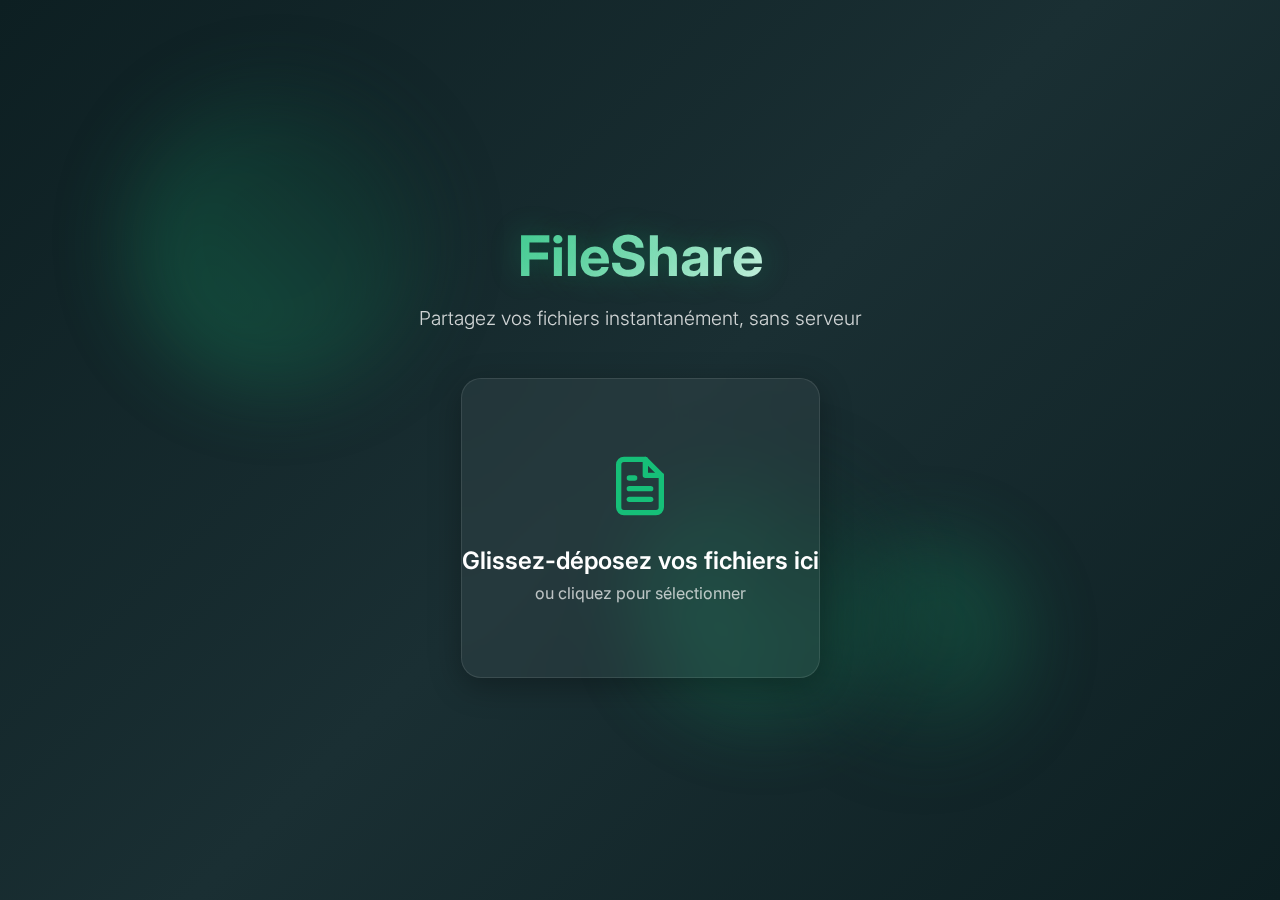
<file: FileShare/index.html>
<!DOCTYPE html>
<html lang="fr">
<head>
    <meta charset="UTF-8">
    <meta name="viewport" content="width=device-width, initial-scale=1.0">
    <title>FileShare - Partage de fichiers sans serveur</title>
    <link rel="stylesheet" href="style.css">
    <link href="https://fonts.googleapis.com/css2?family=Inter:wght@300;400;500;600;700&display=swap" rel="stylesheet">
</head>
<body>
    <div class="background">
        <div class="blob blob-1"></div>
        <div class="blob blob-2"></div>
        <div class="blob blob-3"></div>
    </div>

    <div class="container">
        <header class="header">
            <h1 class="title">FileShare</h1>
            <p class="subtitle">Partagez vos fichiers instantanément, sans serveur</p>
        </header>

        <main class="main-content">
            <!-- Zone de dépôt de fichiers -->
            <div class="drop-zone" id="dropZone">
                <div class="drop-zone-content">
                    <div class="upload-icon">
                        <svg width="64" height="64" viewBox="0 0 24 24" fill="none" xmlns="http://www.w3.org/2000/svg">
                            <path d="M14 2H6C4.9 2 4 2.9 4 4V20C4 21.1 4.89 22 5.99 22H18C19.1 22 20 21.1 20 20V8L14 2Z" stroke="currentColor" stroke-width="2" stroke-linecap="round" stroke-linejoin="round"/>
                            <path d="M14 2V8H20" stroke="currentColor" stroke-width="2" stroke-linecap="round" stroke-linejoin="round"/>
                            <path d="M16 13H8" stroke="currentColor" stroke-width="2" stroke-linecap="round" stroke-linejoin="round"/>
                            <path d="M16 17H8" stroke="currentColor" stroke-width="2" stroke-linecap="round" stroke-linejoin="round"/>
                            <path d="M10 9H9H8" stroke="currentColor" stroke-width="2" stroke-linecap="round" stroke-linejoin="round"/>
                        </svg>
                    </div>
                    <h3>Glissez-déposez vos fichiers ici</h3>
                    <p>ou cliquez pour sélectionner</p>
                    <input type="file" id="fileInput" multiple style="display: none;">
                </div>
            </div>

            <!-- Liste des fichiers sélectionnés -->
            <div class="files-list" id="filesList" style="display: none;">
                <h3>Fichiers sélectionnés</h3>
                <div class="files-container" id="filesContainer"></div>
                <button class="btn btn-primary" id="generateLinkBtn">
                    <span>Générer le lien de partage</span>
                    <svg width="20" height="20" viewBox="0 0 24 24" fill="none" xmlns="http://www.w3.org/2000/svg">
                        <path d="M10 13C10.5523 13 11 12.5523 11 12C11 11.4477 10.5523 11 10 11C9.44772 11 9 11.4477 9 12C9 12.5523 9.44772 13 10 13Z" fill="currentColor"/>
                        <path d="M14 13C14.5523 13 15 12.5523 15 12C15 11.4477 14.5523 11 14 11C13.4477 11 13 11.4477 13 12C13 12.5523 13.4477 13 14 13Z" fill="currentColor"/>
                        <path d="M8 21C8 19.3431 9.34315 18 11 18H13C14.6569 18 16 19.3431 16 21" stroke="currentColor" stroke-width="2" stroke-linecap="round" stroke-linejoin="round"/>
                        <path d="M12 15C12 15 12 12 12 9C12 7.34315 10.6569 6 9 6C7.34315 6 6 7.34315 6 9" stroke="currentColor" stroke-width="2" stroke-linecap="round" stroke-linejoin="round"/>
                        <path d="M18 9C18 7.34315 16.6569 6 15 6C13.3431 6 12 7.34315 12 9" stroke="currentColor" stroke-width="2" stroke-linecap="round" stroke-linejoin="round"/>
                    </svg>
                </button>
            </div>

            <!-- Lien généré -->
            <div class="share-link" id="shareLink" style="display: none;">
                <h3>Lien de partage généré !</h3>
                <div class="link-container">
                    <input type="text" id="generatedLink" readonly>
                    <button class="btn btn-secondary" id="copyLinkBtn">
                        <svg width="20" height="20" viewBox="0 0 24 24" fill="none" xmlns="http://www.w3.org/2000/svg">
                            <path d="M16 4H18C19.1046 4 20 4.89543 20 6V18C20 19.1046 19.1046 20 18 20H6C4.89543 20 4 19.1046 4 18V6C4 4.89543 4.89543 4 6 4H8" stroke="currentColor" stroke-width="2" stroke-linecap="round" stroke-linejoin="round"/>
                            <rect x="8" y="2" width="8" height="4" rx="1" ry="1" stroke="currentColor" stroke-width="2" stroke-linecap="round" stroke-linejoin="round"/>
                        </svg>
                        Copier
                    </button>
                </div>
                <p class="warning">⚠️ Ce lien ne fonctionnera que tant que cette page reste ouverte</p>
            </div>
        </main>
    </div>

    <script src="script.js"></script>
</body>
</html>
</file>
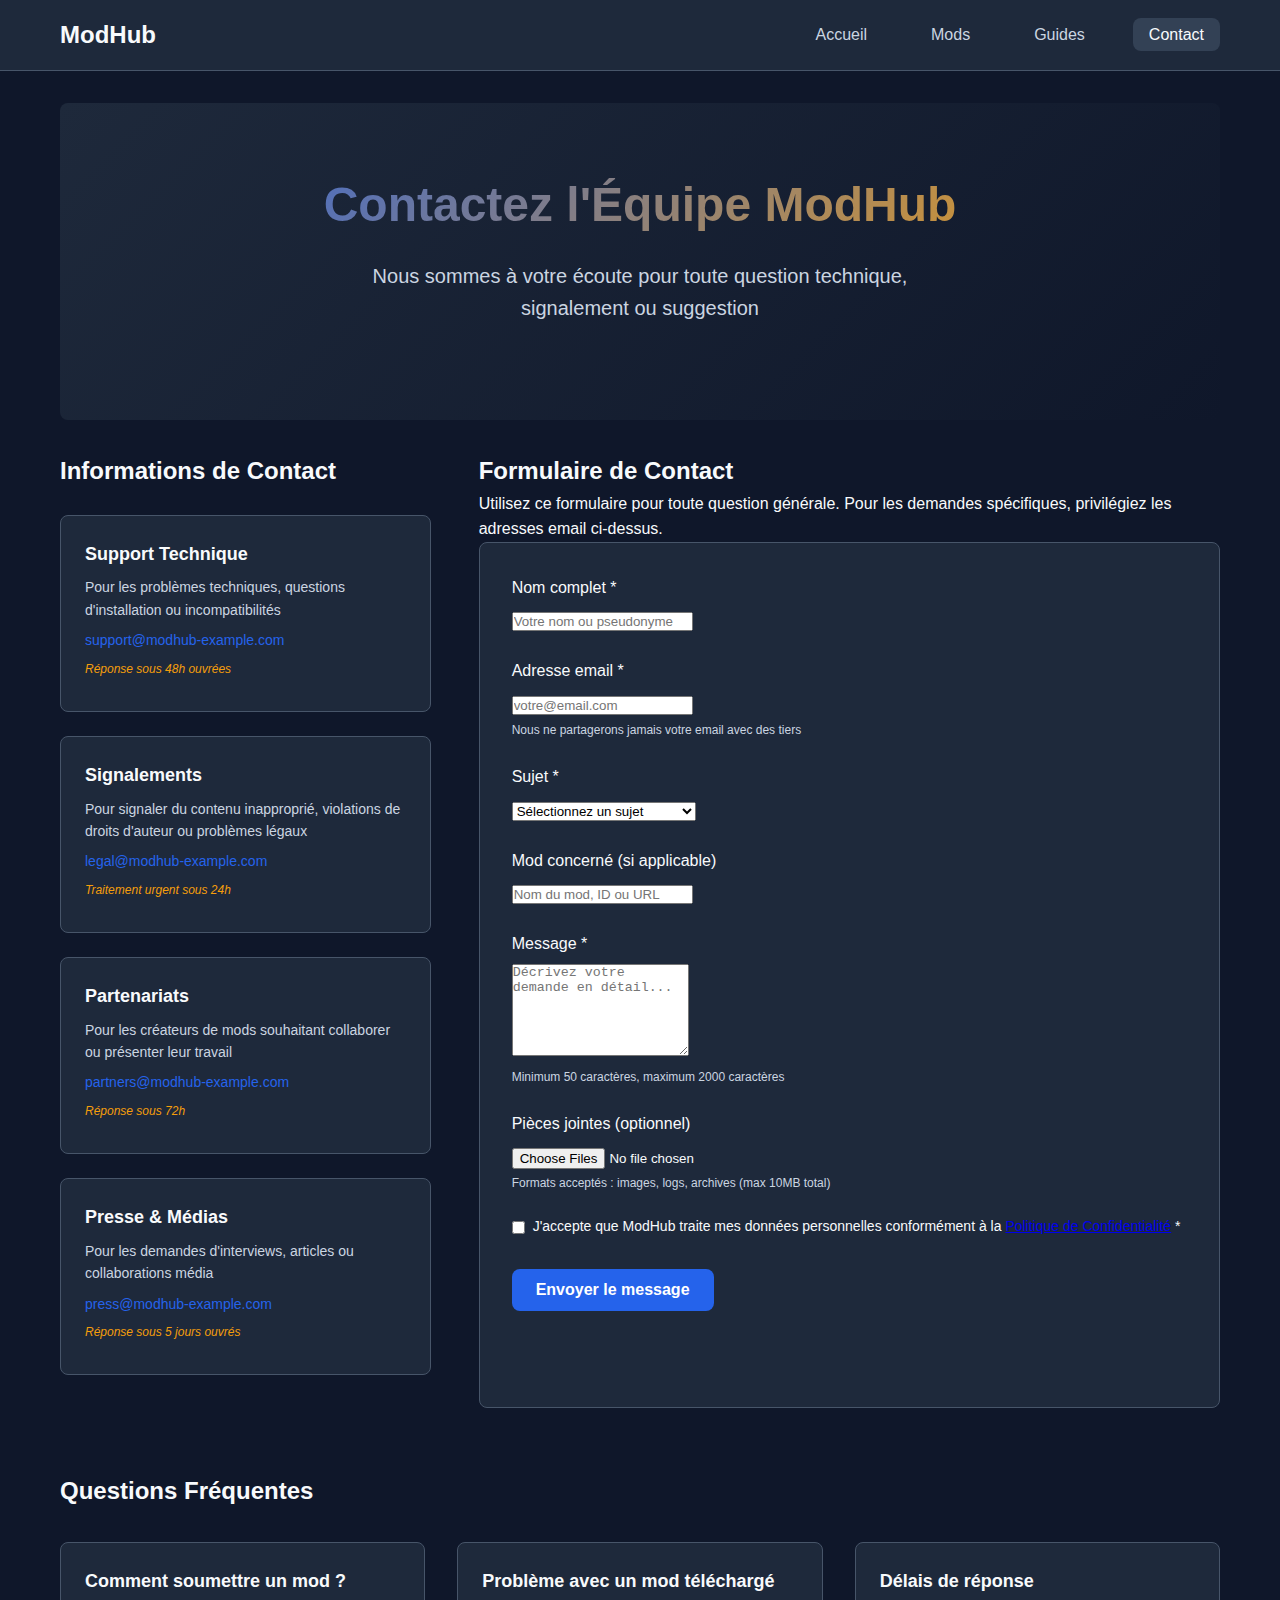
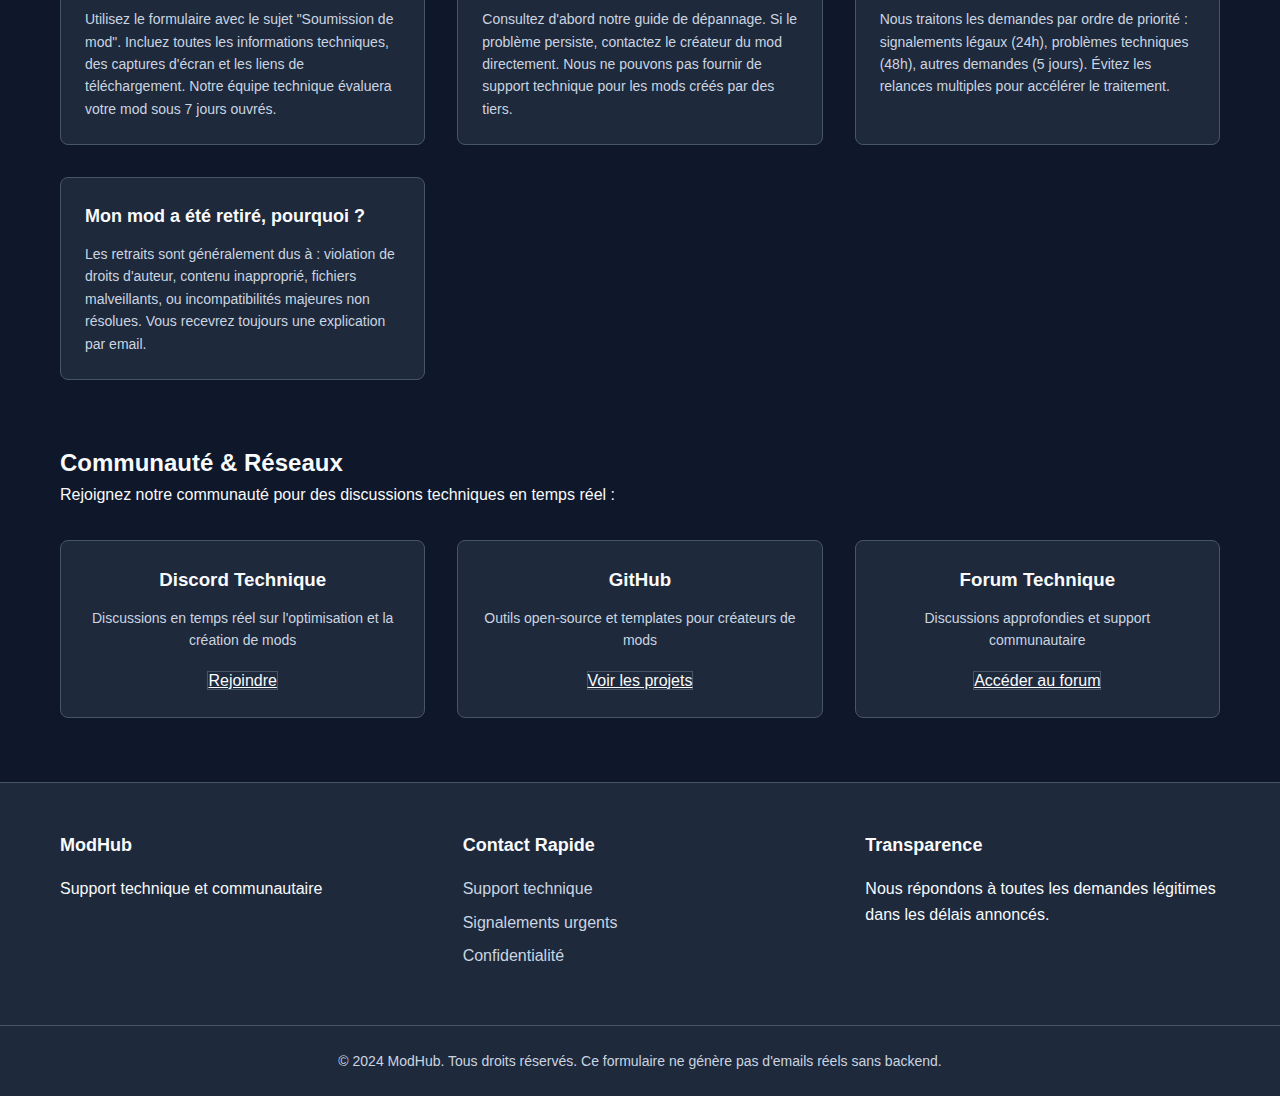
<file: contact.html>
<!DOCTYPE html>
<html lang="fr">
<head>
    <meta charset="UTF-8">
    <meta name="viewport" content="width=device-width, initial-scale=1.0">
    <title>Contact | ModHub</title>
    <meta name="description" content="Contactez l'équipe ModHub pour toute question technique, signalement ou partenariat.">
    <link rel="stylesheet" href="css/style.css">
</head>
<body>
    <header class="site-header">
        <nav class="main-nav">
            <div class="logo">
                <a href="index.html">
                    <span>ModHub</span>
                </a>
            </div>
            <ul class="nav-links">
                <li><a href="index.html">Accueil</a></li>
                <li><a href="mods.html">Mods</a></li>
                <li><a href="guides.html">Guides</a></li>
                <li><a href="contact.html" class="active">Contact</a></li>
            </ul>
        </nav>
    </header>

    <main class="container">
        <section class="hero">
            <h1>Contactez l'Équipe ModHub</h1>
            <p class="subtitle">Nous sommes à votre écoute pour toute question technique, signalement ou suggestion</p>
        </section>

        <div class="contact-grid">
            <section class="contact-info">
                <h2>Informations de Contact</h2>
                
                <div class="info-card">
                    <h3>Support Technique</h3>
                    <p>Pour les problèmes techniques, questions d'installation ou incompatibilités</p>
                    <p class="email">support@modhub-example.com</p>
                    <p class="response-time">Réponse sous 48h ouvrées</p>
                </div>

                <div class="info-card">
                    <h3>Signalements</h3>
                    <p>Pour signaler du contenu inapproprié, violations de droits d'auteur ou problèmes légaux</p>
                    <p class="email">legal@modhub-example.com</p>
                    <p class="response-time">Traitement urgent sous 24h</p>
                </div>

                <div class="info-card">
                    <h3>Partenariats</h3>
                    <p>Pour les créateurs de mods souhaitant collaborer ou présenter leur travail</p>
                    <p class="email">partners@modhub-example.com</p>
                    <p class="response-time">Réponse sous 72h</p>
                </div>

                <div class="info-card">
                    <h3>Presse & Médias</h3>
                    <p>Pour les demandes d'interviews, articles ou collaborations média</p>
                    <p class="email">press@modhub-example.com</p>
                    <p class="response-time">Réponse sous 5 jours ouvrés</p>
                </div>
            </section>

            <section class="contact-form-section">
                <h2>Formulaire de Contact</h2>
                <p>Utilisez ce formulaire pour toute question générale. Pour les demandes spécifiques, privilégiez les adresses email ci-dessus.</p>

                <form id="contact-form" class="contact-form">
                    <div class="form-group">
                        <label for="contact-name">Nom complet *</label>
                        <input type="text" id="contact-name" name="name" required 
                               placeholder="Votre nom ou pseudonyme">
                    </div>

                    <div class="form-group">
                        <label for="contact-email">Adresse email *</label>
                        <input type="email" id="contact-email" name="email" required 
                               placeholder="votre@email.com">
                        <small>Nous ne partagerons jamais votre email avec des tiers</small>
                    </div>

                    <div class="form-group">
                        <label for="contact-subject">Sujet *</label>
                        <select id="contact-subject" name="subject" required>
                            <option value="" disabled selected>Sélectionnez un sujet</option>
                            <option value="technical">Problème technique</option>
                            <option value="mod-submission">Soumission de mod</option>
                            <option value="copyright">Signalement droits d'auteur</option>
                            <option value="bug">Bug sur le site</option>
                            <option value="suggestion">Suggestion d'amélioration</option>
                            <option value="partnership">Demande de partenariat</option>
                            <option value="other">Autre</option>
                        </select>
                    </div>

                    <div class="form-group">
                        <label for="contact-mod">Mod concerné (si applicable)</label>
                        <input type="text" id="contact-mod" name="mod" 
                               placeholder="Nom du mod, ID ou URL">
                    </div>

                    <div class="form-group">
                        <label for="contact-message">Message *</label>
                        <textarea id="contact-message" name="message" rows="6" required 
                                  placeholder="Décrivez votre demande en détail..."></textarea>
                        <small>Minimum 50 caractères, maximum 2000 caractères</small>
                    </div>

                    <div class="form-group">
                        <label for="contact-attachments">Pièces jointes (optionnel)</label>
                        <input type="file" id="contact-attachments" name="attachments" 
                               multiple accept=".jpg,.jpeg,.png,.gif,.log,.txt,.zip,.rar">
                        <small>Formats acceptés : images, logs, archives (max 10MB total)</small>
                    </div>

                    <div class="form-group checkbox-group">
                        <input type="checkbox" id="contact-consent" name="consent" required>
                        <label for="contact-consent">
                            J'accepte que ModHub traite mes données personnelles conformément à la 
                            <a href="privacy-policy.html" target="_blank">Politique de Confidentialité</a> *
                        </label>
                    </div>

                    <div class="form-group">
                        <button type="submit" class="btn btn-primary" id="submit-btn">
                            Envoyer le message
                        </button>
                        <div id="form-status" class="form-status"></div>
                    </div>
                </form>
            </section>
        </div>

        <section class="faq-section">
            <h2>Questions Fréquentes</h2>
            
            <div class="faq-grid">
                <div class="faq-item">
                    <h3>Comment soumettre un mod ?</h3>
                    <p>Utilisez le formulaire avec le sujet "Soumission de mod". Incluez toutes les informations techniques, des captures d'écran et les liens de téléchargement. Notre équipe technique évaluera votre mod sous 7 jours ouvrés.</p>
                </div>

                <div class="faq-item">
                    <h3>Problème avec un mod téléchargé</h3>
                    <p>Consultez d'abord notre guide de dépannage. Si le problème persiste, contactez le créateur du mod directement. Nous ne pouvons pas fournir de support technique pour les mods créés par des tiers.</p>
                </div>

                <div class="faq-item">
                    <h3>Délais de réponse</h3>
                    <p>Nous traitons les demandes par ordre de priorité : signalements légaux (24h), problèmes techniques (48h), autres demandes (5 jours). Évitez les relances multiples pour accélérer le traitement.</p>
                </div>

                <div class="faq-item">
                    <h3>Mon mod a été retiré, pourquoi ?</h3>
                    <p>Les retraits sont généralement dus à : violation de droits d'auteur, contenu inapproprié, fichiers malveillants, ou incompatibilités majeures non résolues. Vous recevrez toujours une explication par email.</p>
                </div>
            </div>
        </section>

        <section class="community-section">
            <h2>Communauté & Réseaux</h2>
            <p>Rejoignez notre communauté pour des discussions techniques en temps réel :</p>
            
            <div class="community-links">
                <div class="community-link">
                    <h3>Discord Technique</h3>
                    <p>Discussions en temps réel sur l'optimisation et la création de mods</p>
                    <a href="#" class="btn-secondary" onclick="alert('Lien Discord - Cette fonctionnalité nécessiterait une implémentation backend')">Rejoindre</a>
                </div>

                <div class="community-link">
                    <h3>GitHub</h3>
                    <p>Outils open-source et templates pour créateurs de mods</p>
                    <a href="#" class="btn-secondary" onclick="alert('Lien GitHub - Cette fonctionnalité nécessiterait une implémentation backend')">Voir les projets</a>
                </div>

                <div class="community-link">
                    <h3>Forum Technique</h3>
                    <p>Discussions approfondies et support communautaire</p>
                    <a href="#" class="btn-secondary" onclick="alert('Lien Forum - Cette fonctionnalité nécessiterait une implémentation backend')">Accéder au forum</a>
                </div>
            </div>
        </section>
    </main>

    <footer class="site-footer">
        <div class="footer-content">
            <div class="footer-section">
                <h4>ModHub</h4>
                <p>Support technique et communautaire</p>
            </div>
            <div class="footer-section">
                <h4>Contact Rapide</h4>
                <ul>
                    <li><a href="mailto:support@modhub-example.com">Support technique</a></li>
                    <li><a href="mailto:legal@modhub-example.com">Signalements urgents</a></li>
                    <li><a href="privacy-policy.html">Confidentialité</a></li>
                </ul>
            </div>
            <div class="footer-section">
                <h4>Transparence</h4>
                <p>Nous répondons à toutes les demandes légitimes dans les délais annoncés.</p>
            </div>
        </div>
        <div class="footer-bottom">
            <p>&copy; 2024 ModHub. Tous droits réservés. Ce formulaire ne génère pas d'emails réels sans backend.</p>
        </div>
    </footer>

    <script>
        document.addEventListener('DOMContentLoaded', function() {
            const contactForm = document.getElementById('contact-form');
            const submitBtn = document.getElementById('submit-btn');
            const formStatus = document.getElementById('form-status');

            contactForm.addEventListener('submit', function(e) {
                e.preventDefault();
                
                // Validation côté client
                const message = document.getElementById('contact-message').value;
                if (message.length < 50) {
                    showStatus('Le message doit contenir au moins 50 caractères.', 'error');
                    return;
                }
                
                if (message.length > 2000) {
                    showStatus('Le message ne doit pas dépasser 2000 caractères.', 'error');
                    return;
                }
                
                // Simulation d'envoi (en production, cela nécessiterait un backend)
                submitBtn.disabled = true;
                submitBtn.textContent = 'Envoi en cours...';
                
                // Simulation de délai
                setTimeout(() => {
                    showStatus('Message envoyé avec succès ! (Simulation - aucun email réel n\'a été envoyé)', 'success');
                    
                    // Réinitialisation du formulaire
                    contactForm.reset();
                    submitBtn.disabled = false;
                    submitBtn.textContent = 'Envoyer le message';
                    
                    // Effacer le message après 5 secondes
                    setTimeout(() => {
                        formStatus.textContent = '';
                        formStatus.className = 'form-status';
                    }, 5000);
                }, 1500);
            });

            function showStatus(message, type) {
                formStatus.textContent = message;
                formStatus.className = `form-status ${type}`;
            }

            // Validation en temps réel
            const messageField = document.getElementById('contact-message');
            const charCount = document.createElement('div');
            charCount.className = 'char-count';
            messageField.parentNode.appendChild(charCount);

            messageField.addEventListener('input', function() {
                const length = this.value.length;
                charCount.textContent = `${length}/2000 caractères`;
                
                if (length < 50) {
                    charCount.style.color = '#ef4444';
                } else if (length > 1900) {
                    charCount.style.color = '#f59e0b';
                } else {
                    charCount.style.color = '#10b981';
                }
            });
        });
    </script>

    <style>
        .contact-grid {
            display: grid;
            grid-template-columns: 1fr 2fr;
            gap: 3rem;
            margin: 2rem 0 4rem;
        }

        .contact-info {
            display: flex;
            flex-direction: column;
            gap: 1.5rem;
        }

        .info-card {
            background-color: var(--surface-color);
            padding: 1.5rem;
            border-radius: var(--border-radius);
            border: 1px solid var(--border-color);
        }

        .info-card h3 {
            color: var(--text-primary);
            margin-bottom: 0.5rem;
            font-size: 1.125rem;
        }

        .info-card p {
            color: var(--text-secondary);
            margin-bottom: 0.5rem;
            font-size: 0.875rem;
        }

        .email {
            color: var(--primary-color) !important;
            font-weight: 500;
        }

        .response-time {
            font-size: 0.75rem !important;
            color: var(--accent-color) !important;
            font-style: italic;
        }

        .contact-form {
            background-color: var(--surface-color);
            padding: 2rem;
            border-radius: var(--border-radius);
            border: 1px solid var(--border-color);
        }

        .contact-form h2 {
            margin-bottom: 1.5rem;
            color: var(--text-primary);
        }

        .contact-form > p {
            color: var(--text-secondary);
            margin-bottom: 2rem;
            font-size: 0.875rem;
        }

        .form-group {
            margin-bottom: 1.5rem;
        }

        .form-group label {
            display: block;
            margin-bottom: 0.5rem;
            color: var(--text-primary);
            font-weight: 500;
        }

        .form-group small {
            display: block;
            margin-top: 0.25rem;
            color: var(--text-secondary);
            font-size: 0.75rem;
        }

        .form-control {
            width: 100%;
            padding: 0.75rem;
            border: 1px solid var(--border-color);
            border-radius: var(--border-radius);
            background-color: var(--background-color);
            color: var(--text-primary);
            font-size: 1rem;
        }

        .form-control:focus {
            outline: none;
            border-color: var(--primary-color);
            box-shadow: 0 0 0 3px rgba(37, 99, 235, 0.1);
        }

        textarea.form-control {
            resize: vertical;
            min-height: 150px;
        }

        .checkbox-group {
            display: flex;
            align-items: flex-start;
            gap: 0.5rem;
        }

        .checkbox-group input[type="checkbox"] {
            margin-top: 0.25rem;
        }

        .checkbox-group label {
            font-size: 0.875rem;
            line-height: 1.4;
        }

        .form-status {
            margin-top: 1rem;
            padding: 0.75rem;
            border-radius: var(--border-radius);
            font-size: 0.875rem;
        }

        .form-status.success {
            background-color: rgba(16, 185, 129, 0.1);
            color: #10b981;
            border: 1px solid rgba(16, 185, 129, 0.2);
        }

        .form-status.error {
            background-color: rgba(239, 68, 68, 0.1);
            color: #ef4444;
            border: 1px solid rgba(239, 68, 68, 0.2);
        }

        .char-count {
            text-align: right;
            font-size: 0.75rem;
            color: var(--text-secondary);
            margin-top: 0.25rem;
        }

        .faq-section {
            margin: 4rem 0;
        }

        .faq-grid {
            display: grid;
            grid-template-columns: repeat(auto-fit, minmax(300px, 1fr));
            gap: 2rem;
            margin-top: 2rem;
        }

        .faq-item {
            background-color: var(--surface-color);
            padding: 1.5rem;
            border-radius: var(--border-radius);
            border: 1px solid var(--border-color);
        }

        .faq-item h3 {
            color: var(--text-primary);
            margin-bottom: 0.75rem;
            font-size: 1.125rem;
        }

        .faq-item p {
            color: var(--text-secondary);
            font-size: 0.875rem;
            line-height: 1.6;
        }

        .community-section {
            margin: 4rem 0;
        }

        .community-links {
            display: grid;
            grid-template-columns: repeat(auto-fit, minmax(250px, 1fr));
            gap: 2rem;
            margin-top: 2rem;
        }

        .community-link {
            background-color: var(--surface-color);
            padding: 1.5rem;
            border-radius: var(--border-radius);
            border: 1px solid var(--border-color);
            text-align: center;
        }

        .community-link h3 {
            color: var(--text-primary);
            margin-bottom: 0.75rem;
        }

        .community-link p {
            color: var(--text-secondary);
            font-size: 0.875rem;
            margin-bottom: 1rem;
        }

        @media (max-width: 768px) {
            .contact-grid {
                grid-template-columns: 1fr;
            }
            
            .faq-grid,
            .community-links {
                grid-template-columns: 1fr;
            }
        }
    </style>
</body>
</html>
</file>
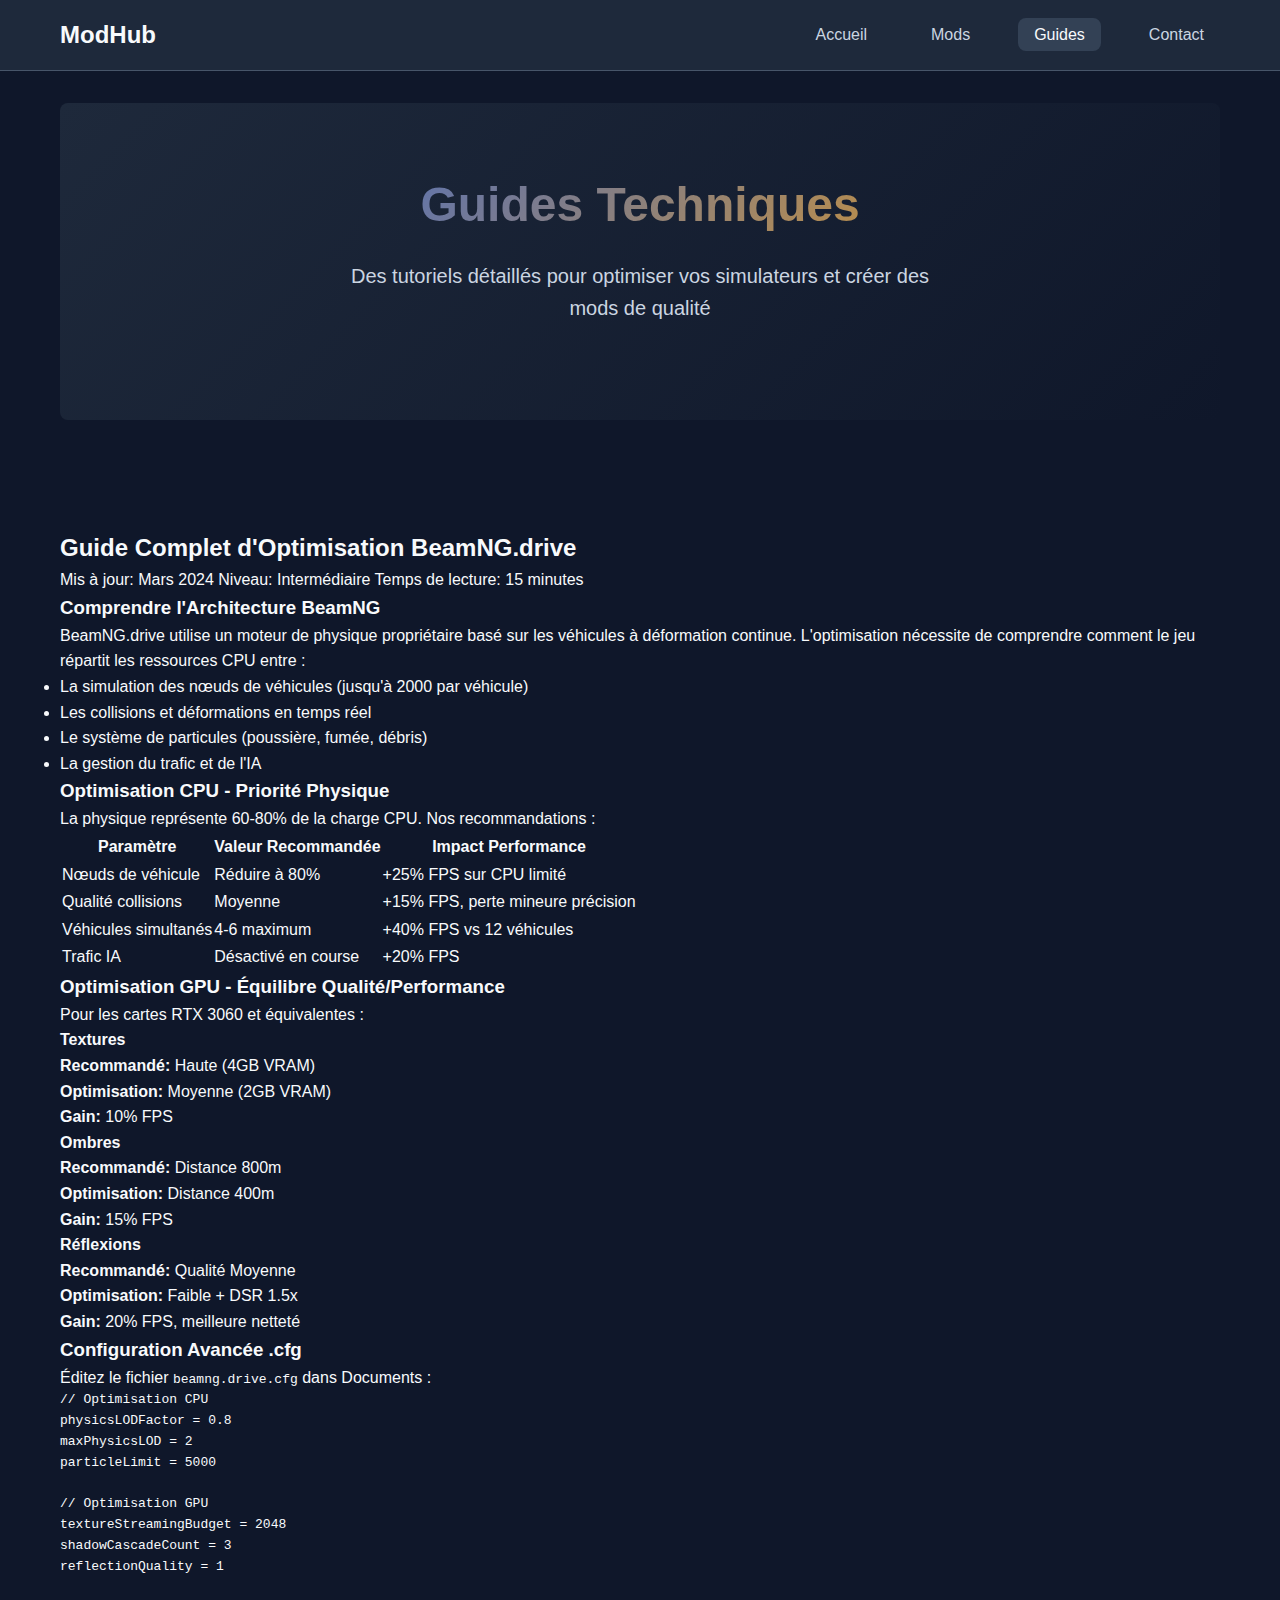
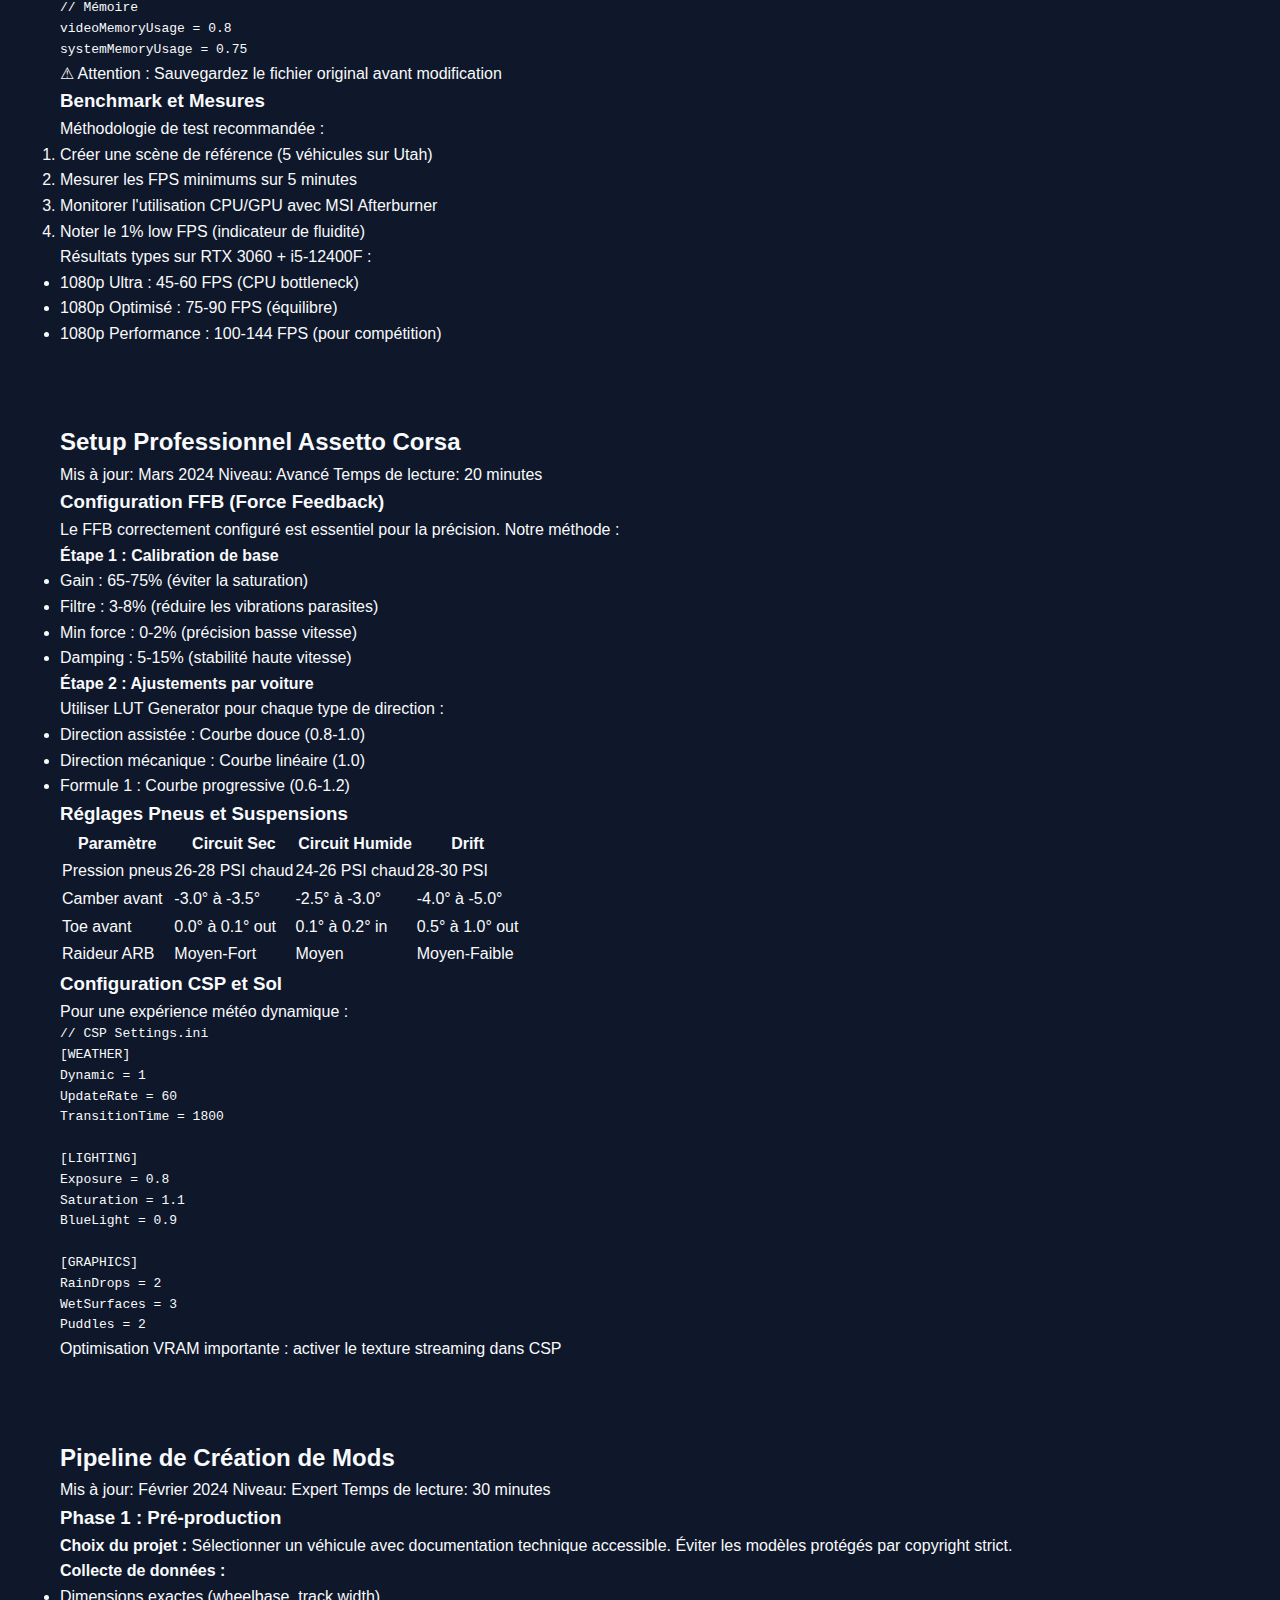
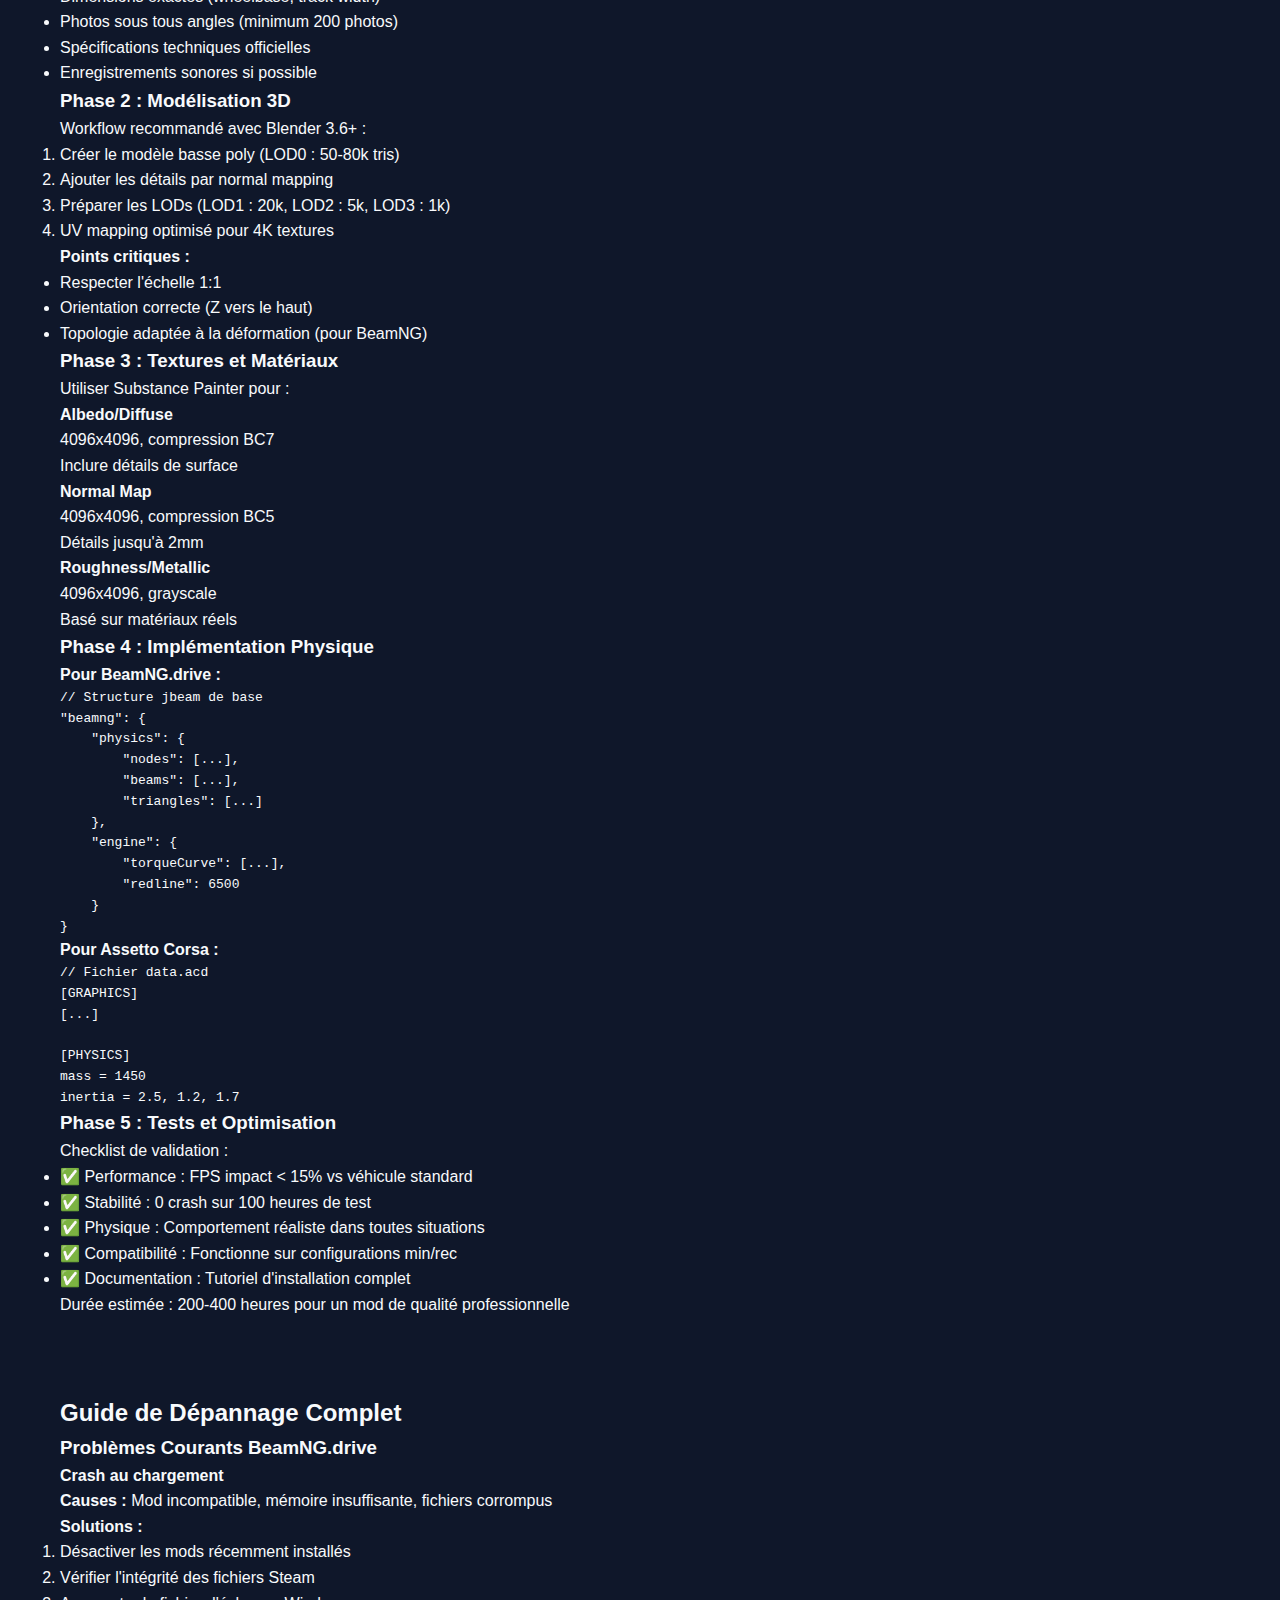
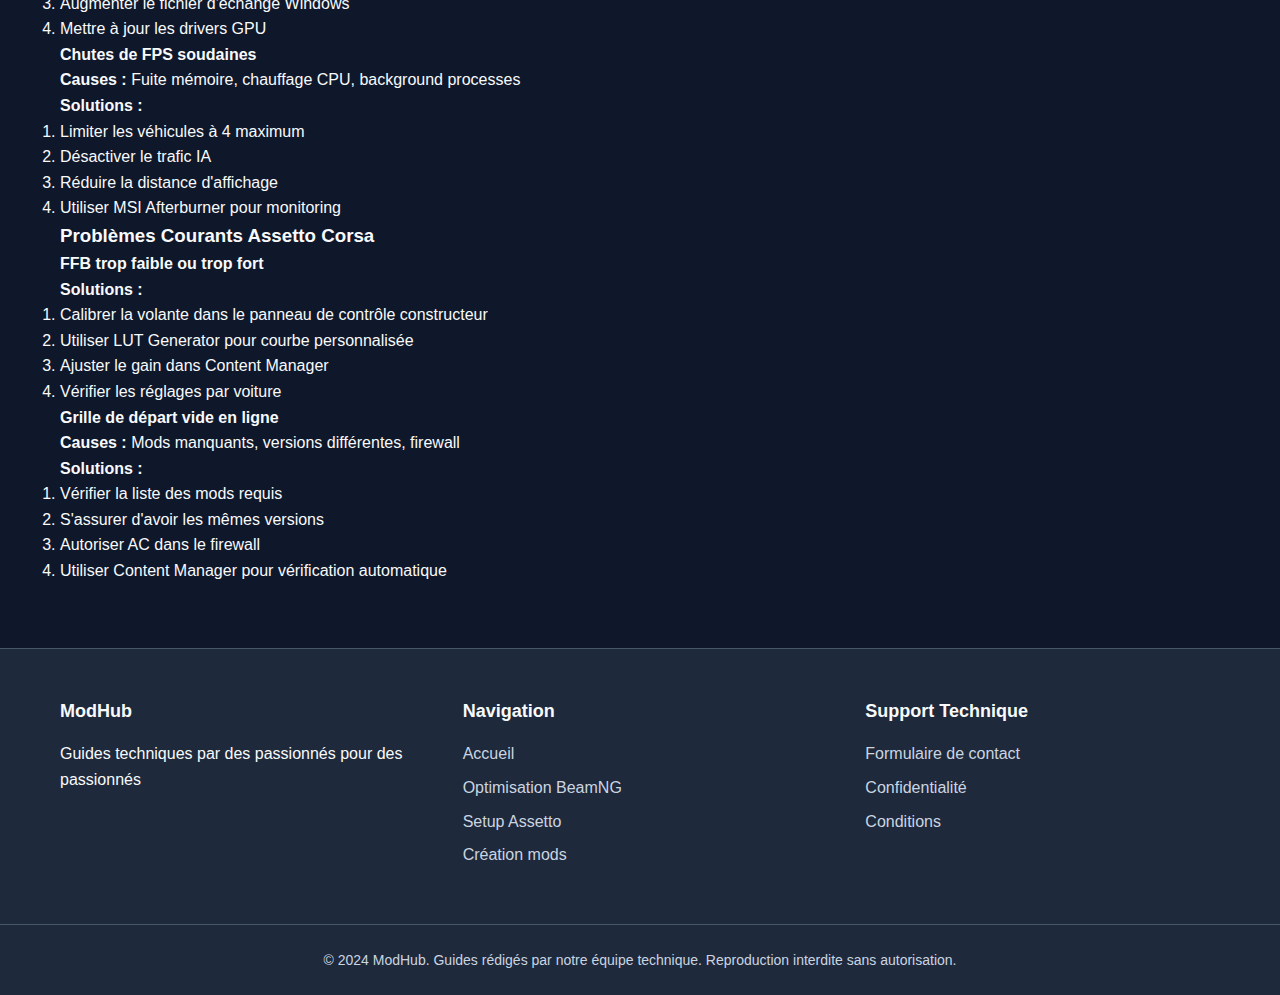
<file: guides.html>
<!DOCTYPE html>
<html lang="fr">

<head>
    <meta charset="UTF-8">
    <meta name="viewport" content="width=device-width, initial-scale=1.0">
    <title>Guides Techniques | ModHub</title>
    <meta name="description"
        content="Guides techniques détaillés pour optimiser BeamNG.drive et Assetto Corsa. Setup professionnel, optimisation performance et création de mods.">
    <link rel="stylesheet" href="css/style.css">
</head>

<body>
    <header class="site-header">
        <nav class="main-nav">
            <div class="logo">
                <a href="index.html">
                    <span>ModHub</span>
                </a>
            </div>
            <ul class="nav-links">
                <li><a href="index.html">Accueil</a></li>
                <li><a href="mods.html">Mods</a></li>
                <li><a href="guides.html" class="active">Guides</a></li>
                <li><a href="contact.html">Contact</a></li>
            </ul>
        </nav>
    </header>

    <main class="container">
        <section class="hero">
            <h1>Guides Techniques</h1>
            <p class="subtitle">Des tutoriels détaillés pour optimiser vos simulateurs et créer des mods de qualité</p>
        </section>

        <div id="beamng-optimization"><br><br><br></div>
        <article class="guide-article">
            <h2>Guide Complet d'Optimisation BeamNG.drive</h2>

            <div class="guide-meta">
                <span>Mis à jour: Mars 2024</span>
                <span>Niveau: Intermédiaire</span>
                <span>Temps de lecture: 15 minutes</span>
            </div>

            <section class="guide-section">
                <h3>Comprendre l'Architecture BeamNG</h3>
                <p>BeamNG.drive utilise un moteur de physique propriétaire basé sur les véhicules à déformation
                    continue. L'optimisation nécessite de comprendre comment le jeu répartit les ressources CPU entre :
                </p>
                <ul>
                    <li>La simulation des nœuds de véhicules (jusqu'à 2000 par véhicule)</li>
                    <li>Les collisions et déformations en temps réel</li>
                    <li>Le système de particules (poussière, fumée, débris)</li>
                    <li>La gestion du trafic et de l'IA</li>
                </ul>
            </section>

            <section class="guide-section">
                <h3>Optimisation CPU - Priorité Physique</h3>
                <p>La physique représente 60-80% de la charge CPU. Nos recommandations :</p>

                <div class="guide-table">
                    <table>
                        <thead>
                            <tr>
                                <th>Paramètre</th>
                                <th>Valeur Recommandée</th>
                                <th>Impact Performance</th>
                            </tr>
                        </thead>
                        <tbody>
                            <tr>
                                <td>Nœuds de véhicule</td>
                                <td>Réduire à 80%</td>
                                <td>+25% FPS sur CPU limité</td>
                            </tr>
                            <tr>
                                <td>Qualité collisions</td>
                                <td>Moyenne</td>
                                <td>+15% FPS, perte mineure précision</td>
                            </tr>
                            <tr>
                                <td>Véhicules simultanés</td>
                                <td>4-6 maximum</td>
                                <td>+40% FPS vs 12 véhicules</td>
                            </tr>
                            <tr>
                                <td>Trafic IA</td>
                                <td>Désactivé en course</td>
                                <td>+20% FPS</td>
                            </tr>
                        </tbody>
                    </table>
                </div>
            </section>

            <section class="guide-section">
                <h3>Optimisation GPU - Équilibre Qualité/Performance</h3>
                <p>Pour les cartes RTX 3060 et équivalentes :</p>

                <div class="settings-grid">
                    <div class="setting-card">
                        <h4>Textures</h4>
                        <p><strong>Recommandé:</strong> Haute (4GB VRAM)<br>
                            <strong>Optimisation:</strong> Moyenne (2GB VRAM)<br>
                            <strong>Gain:</strong> 10% FPS
                        </p>
                    </div>
                    <div class="setting-card">
                        <h4>Ombres</h4>
                        <p><strong>Recommandé:</strong> Distance 800m<br>
                            <strong>Optimisation:</strong> Distance 400m<br>
                            <strong>Gain:</strong> 15% FPS
                        </p>
                    </div>
                    <div class="setting-card">
                        <h4>Réflexions</h4>
                        <p><strong>Recommandé:</strong> Qualité Moyenne<br>
                            <strong>Optimisation:</strong> Faible + DSR 1.5x<br>
                            <strong>Gain:</strong> 20% FPS, meilleure netteté
                        </p>
                    </div>
                </div>
            </section>

            <section class="guide-section">
                <h3>Configuration Avancée .cfg</h3>
                <p>Éditez le fichier <code>beamng.drive.cfg</code> dans Documents :</p>

                <pre><code>// Optimisation CPU
physicsLODFactor = 0.8
maxPhysicsLOD = 2
particleLimit = 5000

// Optimisation GPU
textureStreamingBudget = 2048
shadowCascadeCount = 3
reflectionQuality = 1

// Mémoire
videoMemoryUsage = 0.8
systemMemoryUsage = 0.75</code></pre>

                <p class="note">⚠ Attention : Sauvegardez le fichier original avant modification</p>
            </section>

            <section class="guide-section">
                <h3>Benchmark et Mesures</h3>
                <p>Méthodologie de test recommandée :</p>
                <ol>
                    <li>Créer une scène de référence (5 véhicules sur Utah)</li>
                    <li>Mesurer les FPS minimums sur 5 minutes</li>
                    <li>Monitorer l'utilisation CPU/GPU avec MSI Afterburner</li>
                    <li>Noter le 1% low FPS (indicateur de fluidité)</li>
                </ol>

                <p>Résultats types sur RTX 3060 + i5-12400F :</p>
                <ul>
                    <li>1080p Ultra : 45-60 FPS (CPU bottleneck)</li>
                    <li>1080p Optimisé : 75-90 FPS (équilibre)</li>
                    <li>1080p Performance : 100-144 FPS (pour compétition)</li>
                </ul>
            </section>
        </article>
        <div id="assetto-setup"><br><br><br></div>
        <article class="guide-article">
            <h2>Setup Professionnel Assetto Corsa</h2>

            <div class="guide-meta">
                <span>Mis à jour: Mars 2024</span>
                <span>Niveau: Avancé</span>
                <span>Temps de lecture: 20 minutes</span>
            </div>

            <section class="guide-section">
                <h3>Configuration FFB (Force Feedback)</h3>
                <p>Le FFB correctement configuré est essentiel pour la précision. Notre méthode :</p>

                <h4>Étape 1 : Calibration de base</h4>
                <ul>
                    <li>Gain : 65-75% (éviter la saturation)</li>
                    <li>Filtre : 3-8% (réduire les vibrations parasites)</li>
                    <li>Min force : 0-2% (précision basse vitesse)</li>
                    <li>Damping : 5-15% (stabilité haute vitesse)</li>
                </ul>

                <h4>Étape 2 : Ajustements par voiture</h4>
                <p>Utiliser LUT Generator pour chaque type de direction :</p>
                <ul>
                    <li>Direction assistée : Courbe douce (0.8-1.0)</li>
                    <li>Direction mécanique : Courbe linéaire (1.0)</li>
                    <li>Formule 1 : Courbe progressive (0.6-1.2)</li>
                </ul>
            </section>

            <section class="guide-section">
                <h3>Réglages Pneus et Suspensions</h3>

                <div class="guide-table">
                    <table>
                        <thead>
                            <tr>
                                <th>Paramètre</th>
                                <th>Circuit Sec</th>
                                <th>Circuit Humide</th>
                                <th>Drift</th>
                            </tr>
                        </thead>
                        <tbody>
                            <tr>
                                <td>Pression pneus</td>
                                <td>26-28 PSI chaud</td>
                                <td>24-26 PSI chaud</td>
                                <td>28-30 PSI</td>
                            </tr>
                            <tr>
                                <td>Camber avant</td>
                                <td>-3.0° à -3.5°</td>
                                <td>-2.5° à -3.0°</td>
                                <td>-4.0° à -5.0°</td>
                            </tr>
                            <tr>
                                <td>Toe avant</td>
                                <td>0.0° à 0.1° out</td>
                                <td>0.1° à 0.2° in</td>
                                <td>0.5° à 1.0° out</td>
                            </tr>
                            <tr>
                                <td>Raideur ARB</td>
                                <td>Moyen-Fort</td>
                                <td>Moyen</td>
                                <td>Moyen-Faible</td>
                            </tr>
                        </tbody>
                    </table>
                </div>
            </section>

            <section class="guide-section">
                <h3>Configuration CSP et Sol</h3>
                <p>Pour une expérience météo dynamique :</p>

                <pre><code>// CSP Settings.ini
[WEATHER]
Dynamic = 1
UpdateRate = 60
TransitionTime = 1800

[LIGHTING]
Exposure = 0.8
Saturation = 1.1
BlueLight = 0.9

[GRAPHICS]
RainDrops = 2
WetSurfaces = 3
Puddles = 2</code></pre>

                <p>Optimisation VRAM importante : activer le texture streaming dans CSP</p>
            </section>
        </article>
        <div id="mod-creation"><br><br><br></div>

        <article class="guide-article">
            <h2>Pipeline de Création de Mods</h2>

            <div class="guide-meta">
                <span>Mis à jour: Février 2024</span>
                <span>Niveau: Expert</span>
                <span>Temps de lecture: 30 minutes</span>
            </div>

            <section class="guide-section">
                <h3>Phase 1 : Pré-production</h3>
                <p><strong>Choix du projet :</strong> Sélectionner un véhicule avec documentation technique accessible.
                    Éviter les modèles protégés par copyright strict.</p>

                <p><strong>Collecte de données :</strong></p>
                <ul>
                    <li>Dimensions exactes (wheelbase, track width)</li>
                    <li>Photos sous tous angles (minimum 200 photos)</li>
                    <li>Spécifications techniques officielles</li>
                    <li>Enregistrements sonores si possible</li>
                </ul>
            </section>

            <section class="guide-section">
                <h3>Phase 2 : Modélisation 3D</h3>
                <p>Workflow recommandé avec Blender 3.6+ :</p>

                <ol>
                    <li>Créer le modèle basse poly (LOD0 : 50-80k tris)</li>
                    <li>Ajouter les détails par normal mapping</li>
                    <li>Préparer les LODs (LOD1 : 20k, LOD2 : 5k, LOD3 : 1k)</li>
                    <li>UV mapping optimisé pour 4K textures</li>
                </ol>

                <p><strong>Points critiques :</strong></p>
                <ul>
                    <li>Respecter l'échelle 1:1</li>
                    <li>Orientation correcte (Z vers le haut)</li>
                    <li>Topologie adaptée à la déformation (pour BeamNG)</li>
                </ul>
            </section>

            <section class="guide-section">
                <h3>Phase 3 : Textures et Matériaux</h3>
                <p>Utiliser Substance Painter pour :</p>

                <div class="textures-grid">
                    <div class="texture-card">
                        <h4>Albedo/Diffuse</h4>
                        <p>4096x4096, compression BC7<br>
                            Inclure détails de surface</p>
                    </div>
                    <div class="texture-card">
                        <h4>Normal Map</h4>
                        <p>4096x4096, compression BC5<br>
                            Détails jusqu'à 2mm</p>
                    </div>
                    <div class="texture-card">
                        <h4>Roughness/Metallic</h4>
                        <p>4096x4096, grayscale<br>
                            Basé sur matériaux réels</p>
                    </div>
                </div>
            </section>

            <section class="guide-section">
                <h3>Phase 4 : Implémentation Physique</h3>
                <p><strong>Pour BeamNG.drive :</strong></p>
                <pre><code>// Structure jbeam de base
"beamng": {
    "physics": {
        "nodes": [...],
        "beams": [...],
        "triangles": [...]
    },
    "engine": {
        "torqueCurve": [...],
        "redline": 6500
    }
}</code></pre>

                <p><strong>Pour Assetto Corsa :</strong></p>
                <pre><code>// Fichier data.acd
[GRAPHICS]
[...]

[PHYSICS]
mass = 1450
inertia = 2.5, 1.2, 1.7</code></pre>
            </section>

            <section class="guide-section">
                <h3>Phase 5 : Tests et Optimisation</h3>
                <p>Checklist de validation :</p>

                <ul>
                    <li>✅ Performance : FPS impact < 15% vs véhicule standard</li>
                    <li>✅ Stabilité : 0 crash sur 100 heures de test</li>
                    <li>✅ Physique : Comportement réaliste dans toutes situations</li>
                    <li>✅ Compatibilité : Fonctionne sur configurations min/rec</li>
                    <li>✅ Documentation : Tutoriel d'installation complet</li>
                </ul>

                <p>Durée estimée : 200-400 heures pour un mod de qualité professionnelle</p>
            </section>
        </article>

        <div id="troubleshooting"><br><br><br></div>
        <article class="guide-article">
            <h2>Guide de Dépannage Complet</h2>

            <section class="guide-section">
                <h3>Problèmes Courants BeamNG.drive</h3>

                <div class="problem-solution">
                    <h4>Crash au chargement</h4>
                    <p><strong>Causes :</strong> Mod incompatible, mémoire insuffisante, fichiers corrompus</p>
                    <p><strong>Solutions :</strong></p>
                    <ol>
                        <li>Désactiver les mods récemment installés</li>
                        <li>Vérifier l'intégrité des fichiers Steam</li>
                        <li>Augmenter le fichier d'échange Windows</li>
                        <li>Mettre à jour les drivers GPU</li>
                    </ol>
                </div>

                <div class="problem-solution">
                    <h4>Chutes de FPS soudaines</h4>
                    <p><strong>Causes :</strong> Fuite mémoire, chauffage CPU, background processes</p>
                    <p><strong>Solutions :</strong></p>
                    <ol>
                        <li>Limiter les véhicules à 4 maximum</li>
                        <li>Désactiver le trafic IA</li>
                        <li>Réduire la distance d'affichage</li>
                        <li>Utiliser MSI Afterburner pour monitoring</li>
                    </ol>
                </div>
            </section>

            <section class="guide-section">
                <h3>Problèmes Courants Assetto Corsa</h3>

                <div class="problem-solution">
                    <h4>FFB trop faible ou trop fort</h4>
                    <p><strong>Solutions :</strong></p>
                    <ol>
                        <li>Calibrer la volante dans le panneau de contrôle constructeur</li>
                        <li>Utiliser LUT Generator pour courbe personnalisée</li>
                        <li>Ajuster le gain dans Content Manager</li>
                        <li>Vérifier les réglages par voiture</li>
                    </ol>
                </div>

                <div class="problem-solution">
                    <h4>Grille de départ vide en ligne</h4>
                    <p><strong>Causes :</strong> Mods manquants, versions différentes, firewall</p>
                    <p><strong>Solutions :</strong></p>
                    <ol>
                        <li>Vérifier la liste des mods requis</li>
                        <li>S'assurer d'avoir les mêmes versions</li>
                        <li>Autoriser AC dans le firewall</li>
                        <li>Utiliser Content Manager pour vérification automatique</li>
                    </ol>
                </div>
            </section>
        </article>
    </main>

    <footer class="site-footer">
        <div class="footer-content">
            <div class="footer-section">
                <h4>ModHub</h4>
                <p>Guides techniques par des passionnés pour des passionnés</p>
            </div>
            <div class="footer-section">
                <h4>Navigation</h4>
                <ul>
                    <li><a href="index.html">Accueil</a></li>
                    <li><a href="#beamng-optimization">Optimisation BeamNG</a></li>
                    <li><a href="#assetto-setup">Setup Assetto</a></li>
                    <li><a href="#mod-creation">Création mods</a></li>
                </ul>
            </div>
            <div class="footer-section">
                <h4>Support Technique</h4>
                <ul>
                    <li><a href="contact.html">Formulaire de contact</a></li>
                    <li><a href="privacy-policy.html">Confidentialité</a></li>
                    <li><a href="terms.html">Conditions</a></li>
                </ul>
            </div>
        </div>
        <div class="footer-bottom">
            <p>&copy; 2024 ModHub. Guides rédigés par notre équipe technique. Reproduction interdite sans autorisation.
            </p>
        </div>
    </footer>

    <script src="js/app.js"></script>
</body>

</html>
</file>
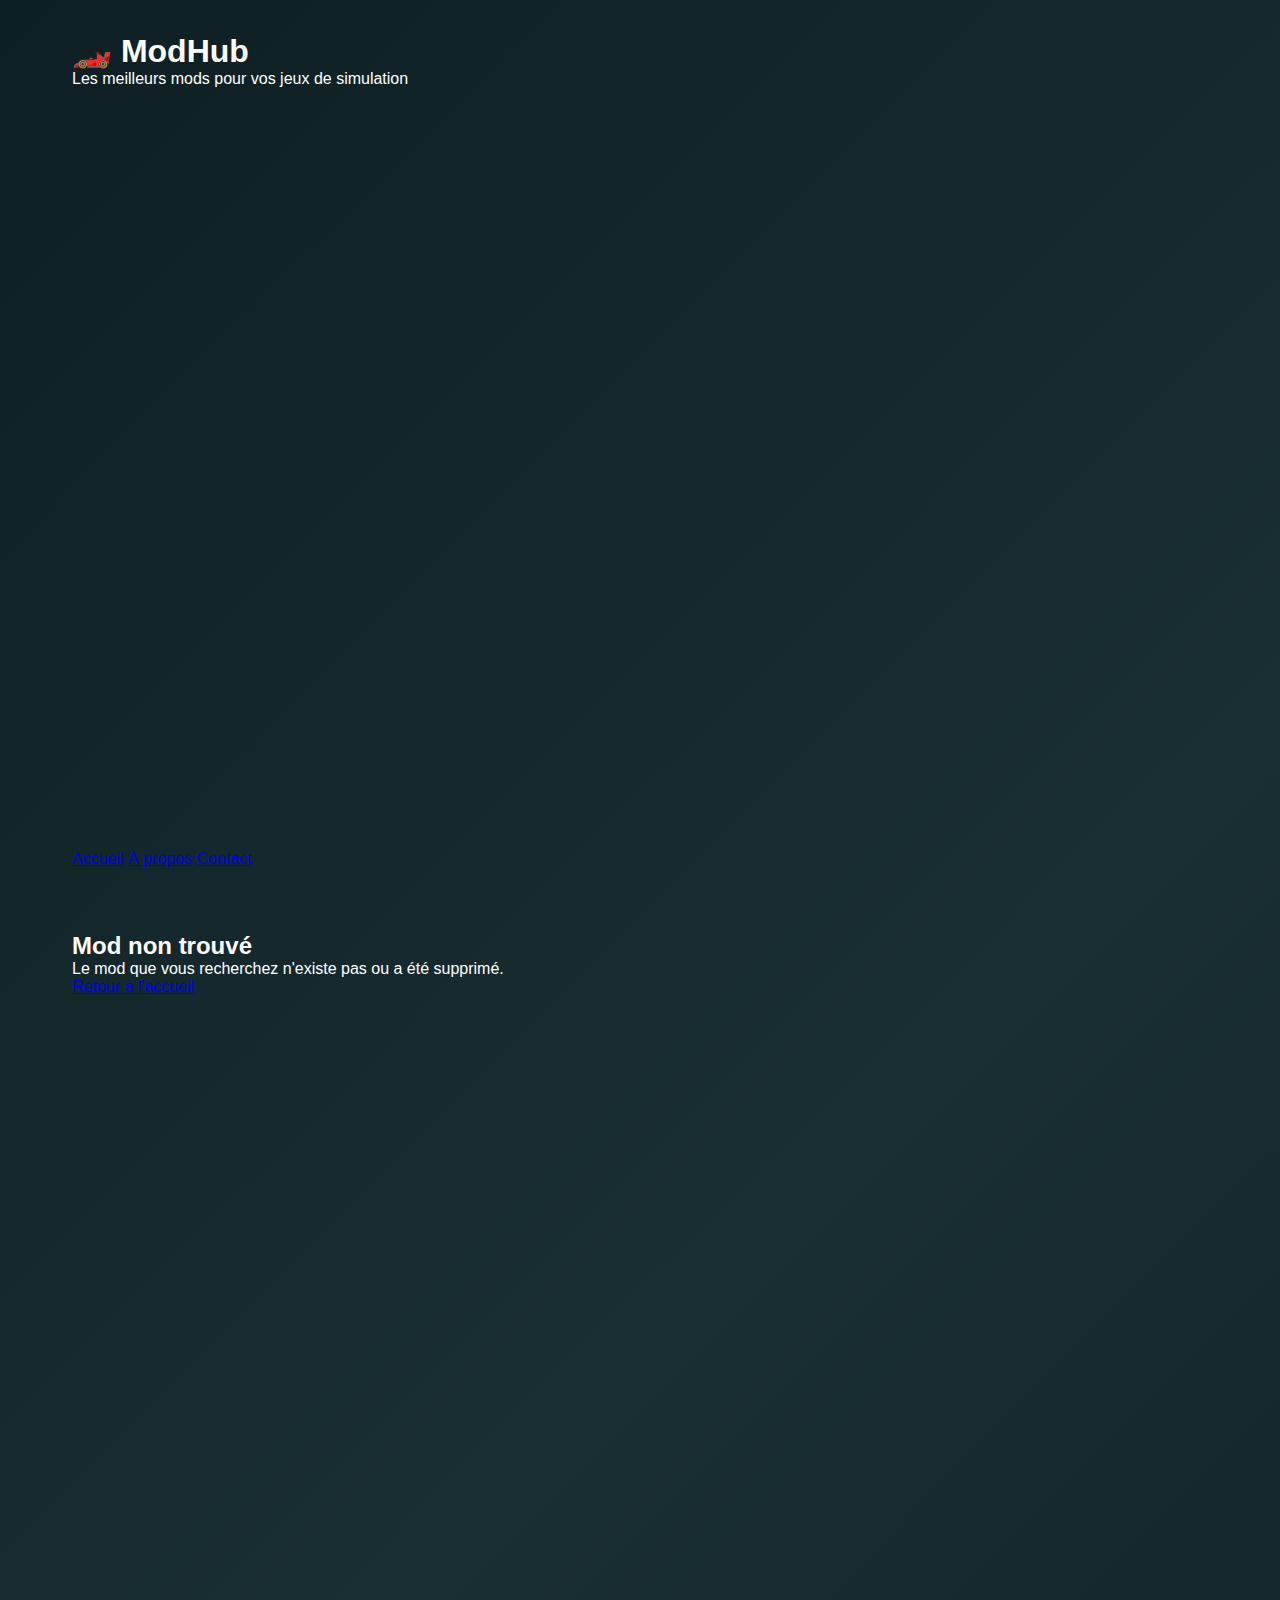
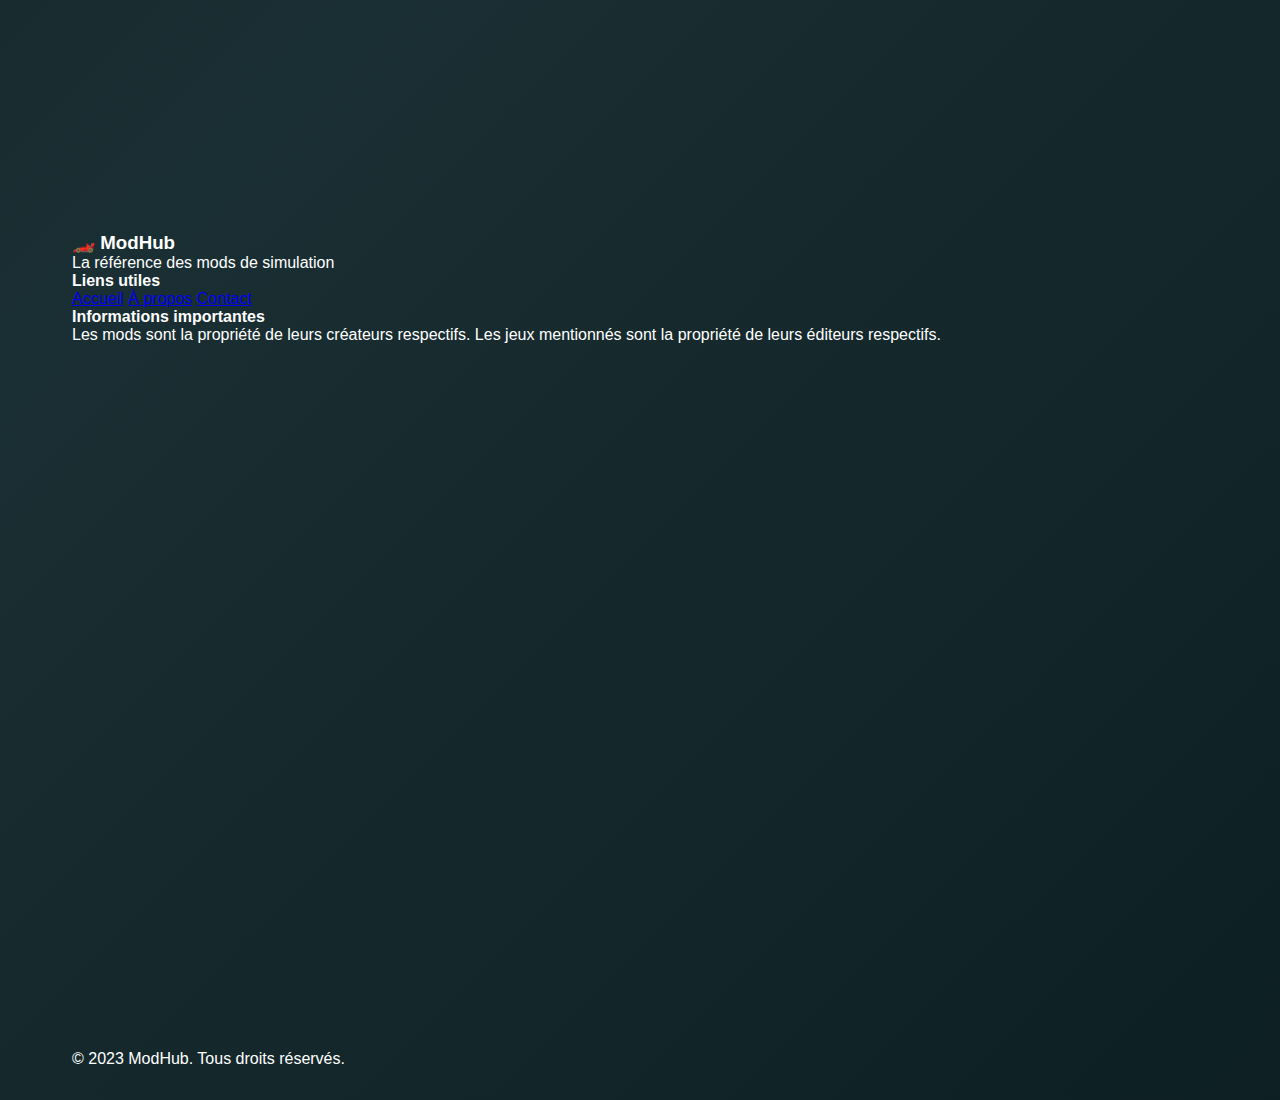
<file: mod.html>
<!DOCTYPE html>
<html lang="fr">

<head>
    <meta charset="UTF-8">
    <meta name="viewport" content="width=device-width, initial-scale=1.0">
    <title>ModHub - Détails du mod</title>
    <meta name="description"
        content="Détails du mod sur ModHub. Téléchargez ce mod pour améliorer votre expérience de jeu.">

    <!-- Open Graph / Facebook -->
    <meta property="og:title" content="ModHub - Détails du mod">
    <meta property="og:description" content="Téléchargez ce mod pour améliorer votre expérience de jeu">
    <meta property="og:type" content="website">

    <!-- JSON-LD Schema.org -->
    <script type="application/ld+json">
    {
      "@context": "https://schema.org",
      "@type": "ItemPage",
      "name": "Page de détails du mod",
      "description": "Page contenant les détails complets d'un mod de jeu vidéo",
      "url": "https://modhub.example.com/mod.html"
    }
    </script>

    <link rel="stylesheet" href="style.css">
    <link rel="icon" type="image/x-icon"
        href="data:image/svg+xml,<svg xmlns=%22http://www.w3.org/2000/svg%22 viewBox=%220 0 100 100%22><text y=%22.9em%22 font-size=%2290%22>🏎️</text></svg>">
</head>

<body>
    <!-- Header -->
    <header class="main-header">
        <div class="container">
            <div class="logo">
                <h1><a href="index.html" style="color: inherit; text-decoration: none;">🏎️ ModHub</a></h1>
                <p class="tagline">Les meilleurs mods pour vos jeux de simulation</p>
            </div>
            <nav class="main-nav">
                <a href="index.html">Accueil</a>
                <a href="index.html#about">À propos</a>
                <a href="index.html#contact">Contact</a>
            </nav>
        </div>
    </header>

    <main class="container">
        <!-- Mod Details Section -->
        <!-- Mod Details Section -->
        <section id="modDetails">
            <div class="loading">
                <div class="spinner"></div>
                <p>Chargement des détails du mod...</p>
            </div>
        </section>

        <!-- Error Message (hidden by default) -->
        <section id="errorMessage" class="error-message" style="display: none;">
            <h2>Mod non trouvé</h2>
            <p>Le mod que vous recherchez n'existe pas ou a été supprimé.</p>
            <a href="index.html" class="btn btn-primary">Retour à l'accueil</a>
        </section>
    </main>

    <!-- Footer -->
    <footer class="main-footer">
        <div class="container">
            <div class="footer-content">
                <div class="footer-logo">
                    <h3>🏎️ ModHub</h3>
                    <p>La référence des mods de simulation</p>
                </div>
                <div class="footer-links">
                    <h4>Liens utiles</h4>
                    <a href="index.html">Accueil</a>
                    <a href="index.html#about">À propos</a>
                    <a href="index.html#contact">Contact</a>
                </div>
                <div class="footer-disclaimer">
                    <h4>Informations importantes</h4>
                    <p>Les mods sont la propriété de leurs créateurs respectifs. Les jeux mentionnés sont la propriété
                        de leurs éditeurs respectifs.</p>
                </div>
            </div>
            <div class="footer-copyright">
                <p>&copy; 2023 ModHub. Tous droits réservés.</p>
            </div>
        </div>
    </footer>

    <script src="detail.js"></script>
</body>

</html>
</file>
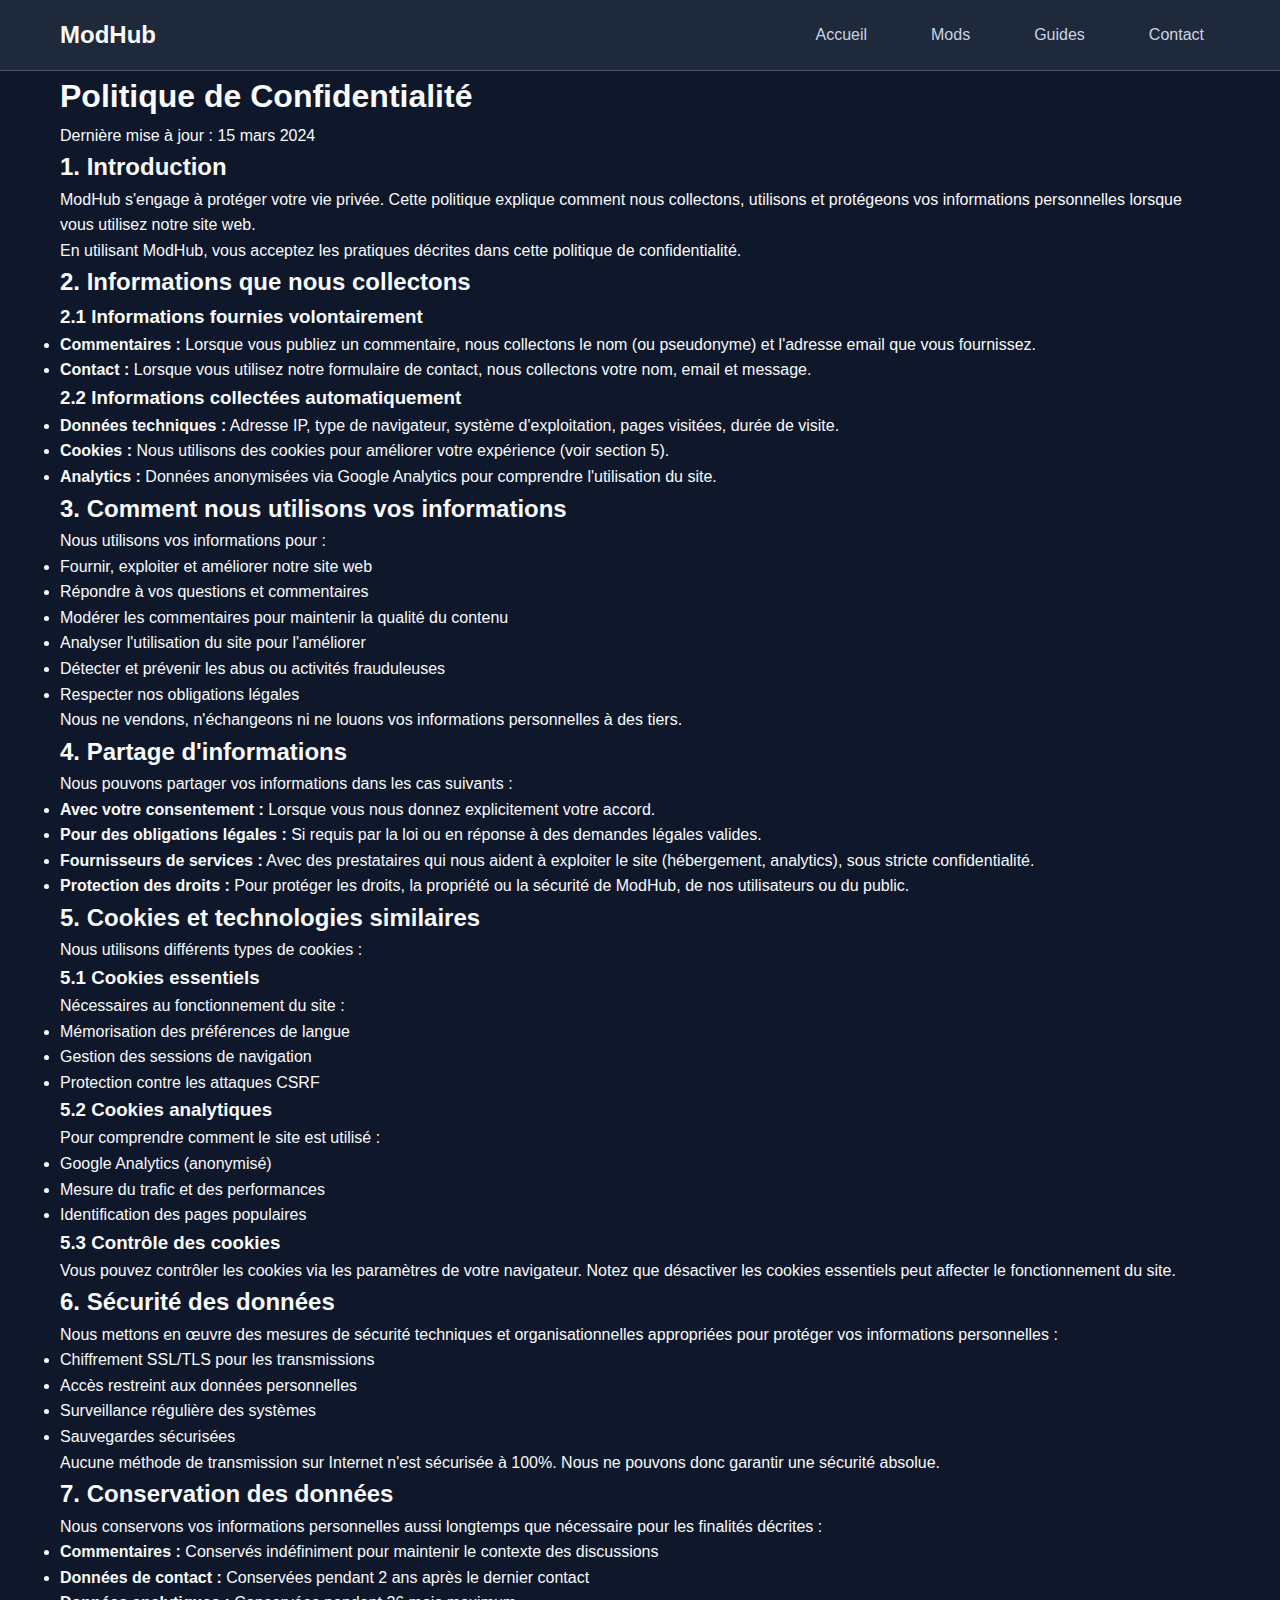
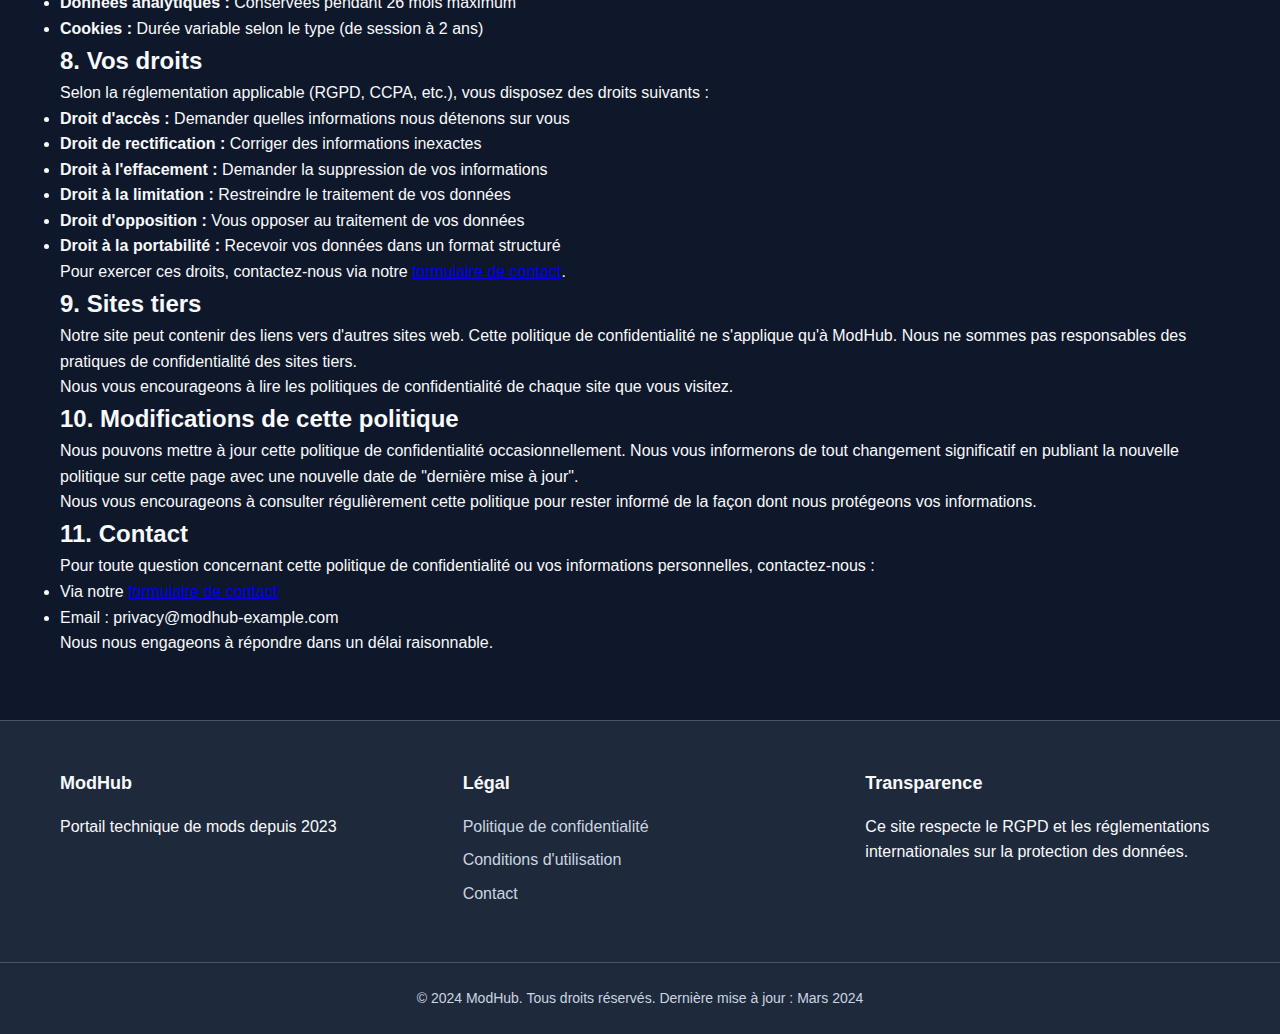
<file: privacy-policy.html>
<!DOCTYPE html>
<html lang="fr">
<link rel="icon" type="image/x-icon" href="/images/favicon.ico">
<head>
    <meta charset="UTF-8">
    <meta name="viewport" content="width=device-width, initial-scale=1.0">
    <title>Politique de Confidentialité | ModHub</title>
    <meta name="description" content="Politique de confidentialité de ModHub. Comment nous protégeons vos données et respectons votre vie privée.">
    <link rel="stylesheet" href="css/style.css">
</head>
<body>
    <header class="site-header">
        <nav class="main-nav">
            <div class="logo">
                <a href="index.html">
                    <span>ModHub</span>
                </a>
            </div>
            <ul class="nav-links">
                <li><a href="index.html">Accueil</a></li>
                <li><a href="mods.html">Mods</a></li>
                <li><a href="guides.html">Guides</a></li>
                <li><a href="contact.html">Contact</a></li>
            </ul>
        </nav>
    </header>

    <main class="container legal-container">
        <h1>Politique de Confidentialité</h1>
        <p class="legal-update">Dernière mise à jour : 15 mars 2024</p>

        <section class="legal-section">
            <h2>1. Introduction</h2>
            <p>ModHub s'engage à protéger votre vie privée. Cette politique explique comment nous collectons, utilisons et protégeons vos informations personnelles lorsque vous utilisez notre site web.</p>
            <p>En utilisant ModHub, vous acceptez les pratiques décrites dans cette politique de confidentialité.</p>
        </section>

        <section class="legal-section">
            <h2>2. Informations que nous collectons</h2>
            
            <h3>2.1 Informations fournies volontairement</h3>
            <ul>
                <li><strong>Commentaires :</strong> Lorsque vous publiez un commentaire, nous collectons le nom (ou pseudonyme) et l'adresse email que vous fournissez.</li>
                <li><strong>Contact :</strong> Lorsque vous utilisez notre formulaire de contact, nous collectons votre nom, email et message.</li>
            </ul>

            <h3>2.2 Informations collectées automatiquement</h3>
            <ul>
                <li><strong>Données techniques :</strong> Adresse IP, type de navigateur, système d'exploitation, pages visitées, durée de visite.</li>
                <li><strong>Cookies :</strong> Nous utilisons des cookies pour améliorer votre expérience (voir section 5).</li>
                <li><strong>Analytics :</strong> Données anonymisées via Google Analytics pour comprendre l'utilisation du site.</li>
            </ul>
        </section>

        <section class="legal-section">
            <h2>3. Comment nous utilisons vos informations</h2>
            <p>Nous utilisons vos informations pour :</p>
            <ul>
                <li>Fournir, exploiter et améliorer notre site web</li>
                <li>Répondre à vos questions et commentaires</li>
                <li>Modérer les commentaires pour maintenir la qualité du contenu</li>
                <li>Analyser l'utilisation du site pour l'améliorer</li>
                <li>Détecter et prévenir les abus ou activités frauduleuses</li>
                <li>Respecter nos obligations légales</li>
            </ul>
            <p>Nous ne vendons, n'échangeons ni ne louons vos informations personnelles à des tiers.</p>
        </section>

        <section class="legal-section">
            <h2>4. Partage d'informations</h2>
            <p>Nous pouvons partager vos informations dans les cas suivants :</p>
            <ul>
                <li><strong>Avec votre consentement :</strong> Lorsque vous nous donnez explicitement votre accord.</li>
                <li><strong>Pour des obligations légales :</strong> Si requis par la loi ou en réponse à des demandes légales valides.</li>
                <li><strong>Fournisseurs de services :</strong> Avec des prestataires qui nous aident à exploiter le site (hébergement, analytics), sous stricte confidentialité.</li>
                <li><strong>Protection des droits :</strong> Pour protéger les droits, la propriété ou la sécurité de ModHub, de nos utilisateurs ou du public.</li>
            </ul>
        </section>

        <section class="legal-section">
            <h2>5. Cookies et technologies similaires</h2>
            <p>Nous utilisons différents types de cookies :</p>
            
            <h3>5.1 Cookies essentiels</h3>
            <p>Nécessaires au fonctionnement du site :</p>
            <ul>
                <li>Mémorisation des préférences de langue</li>
                <li>Gestion des sessions de navigation</li>
                <li>Protection contre les attaques CSRF</li>
            </ul>

            <h3>5.2 Cookies analytiques</h3>
            <p>Pour comprendre comment le site est utilisé :</p>
            <ul>
                <li>Google Analytics (anonymisé)</li>
                <li>Mesure du trafic et des performances</li>
                <li>Identification des pages populaires</li>
            </ul>

            <h3>5.3 Contrôle des cookies</h3>
            <p>Vous pouvez contrôler les cookies via les paramètres de votre navigateur. Notez que désactiver les cookies essentiels peut affecter le fonctionnement du site.</p>
        </section>

        <section class="legal-section">
            <h2>6. Sécurité des données</h2>
            <p>Nous mettons en œuvre des mesures de sécurité techniques et organisationnelles appropriées pour protéger vos informations personnelles :</p>
            <ul>
                <li>Chiffrement SSL/TLS pour les transmissions</li>
                <li>Accès restreint aux données personnelles</li>
                <li>Surveillance régulière des systèmes</li>
                <li>Sauvegardes sécurisées</li>
            </ul>
            <p>Aucune méthode de transmission sur Internet n'est sécurisée à 100%. Nous ne pouvons donc garantir une sécurité absolue.</p>
        </section>

        <section class="legal-section">
            <h2>7. Conservation des données</h2>
            <p>Nous conservons vos informations personnelles aussi longtemps que nécessaire pour les finalités décrites :</p>
            <ul>
                <li><strong>Commentaires :</strong> Conservés indéfiniment pour maintenir le contexte des discussions</li>
                <li><strong>Données de contact :</strong> Conservées pendant 2 ans après le dernier contact</li>
                <li><strong>Données analytiques :</strong> Conservées pendant 26 mois maximum</li>
                <li><strong>Cookies :</strong> Durée variable selon le type (de session à 2 ans)</li>
            </ul>
        </section>

        <section class="legal-section">
            <h2>8. Vos droits</h2>
            <p>Selon la réglementation applicable (RGPD, CCPA, etc.), vous disposez des droits suivants :</p>
            <ul>
                <li><strong>Droit d'accès :</strong> Demander quelles informations nous détenons sur vous</li>
                <li><strong>Droit de rectification :</strong> Corriger des informations inexactes</li>
                <li><strong>Droit à l'effacement :</strong> Demander la suppression de vos informations</li>
                <li><strong>Droit à la limitation :</strong> Restreindre le traitement de vos données</li>
                <li><strong>Droit d'opposition :</strong> Vous opposer au traitement de vos données</li>
                <li><strong>Droit à la portabilité :</strong> Recevoir vos données dans un format structuré</li>
            </ul>
            <p>Pour exercer ces droits, contactez-nous via notre <a href="contact.html">formulaire de contact</a>.</p>
        </section>

        <section class="legal-section">
            <h2>9. Sites tiers</h2>
            <p>Notre site peut contenir des liens vers d'autres sites web. Cette politique de confidentialité ne s'applique qu'à ModHub. Nous ne sommes pas responsables des pratiques de confidentialité des sites tiers.</p>
            <p>Nous vous encourageons à lire les politiques de confidentialité de chaque site que vous visitez.</p>
        </section>

        <section class="legal-section">
            <h2>10. Modifications de cette politique</h2>
            <p>Nous pouvons mettre à jour cette politique de confidentialité occasionnellement. Nous vous informerons de tout changement significatif en publiant la nouvelle politique sur cette page avec une nouvelle date de "dernière mise à jour".</p>
            <p>Nous vous encourageons à consulter régulièrement cette politique pour rester informé de la façon dont nous protégeons vos informations.</p>
        </section>

        <section class="legal-section">
            <h2>11. Contact</h2>
            <p>Pour toute question concernant cette politique de confidentialité ou vos informations personnelles, contactez-nous :</p>
            <ul>
                <li>Via notre <a href="contact.html">formulaire de contact</a></li>
                <li>Email : privacy@modhub-example.com</li>
            </ul>
            <p>Nous nous engageons à répondre dans un délai raisonnable.</p>
        </section>
    </main>

    <footer class="site-footer">
        <div class="footer-content">
            <div class="footer-section">
                <h4>ModHub</h4>
                <p>Portail technique de mods depuis 2023</p>
            </div>
            <div class="footer-section">
                <h4>Légal</h4>
                <ul>
                    <li><a href="privacy-policy.html">Politique de confidentialité</a></li>
                    <li><a href="terms.html">Conditions d'utilisation</a></li>
                    <li><a href="contact.html">Contact</a></li>
                </ul>
            </div>
            <div class="footer-section">
                <h4>Transparence</h4>
                <p>Ce site respecte le RGPD et les réglementations internationales sur la protection des données.</p>
            </div>
        </div>
        <div class="footer-bottom">
            <p>&copy; 2024 ModHub. Tous droits réservés. Dernière mise à jour : Mars 2024</p>
        </div>
    </footer>
</body>
</html>
</file>
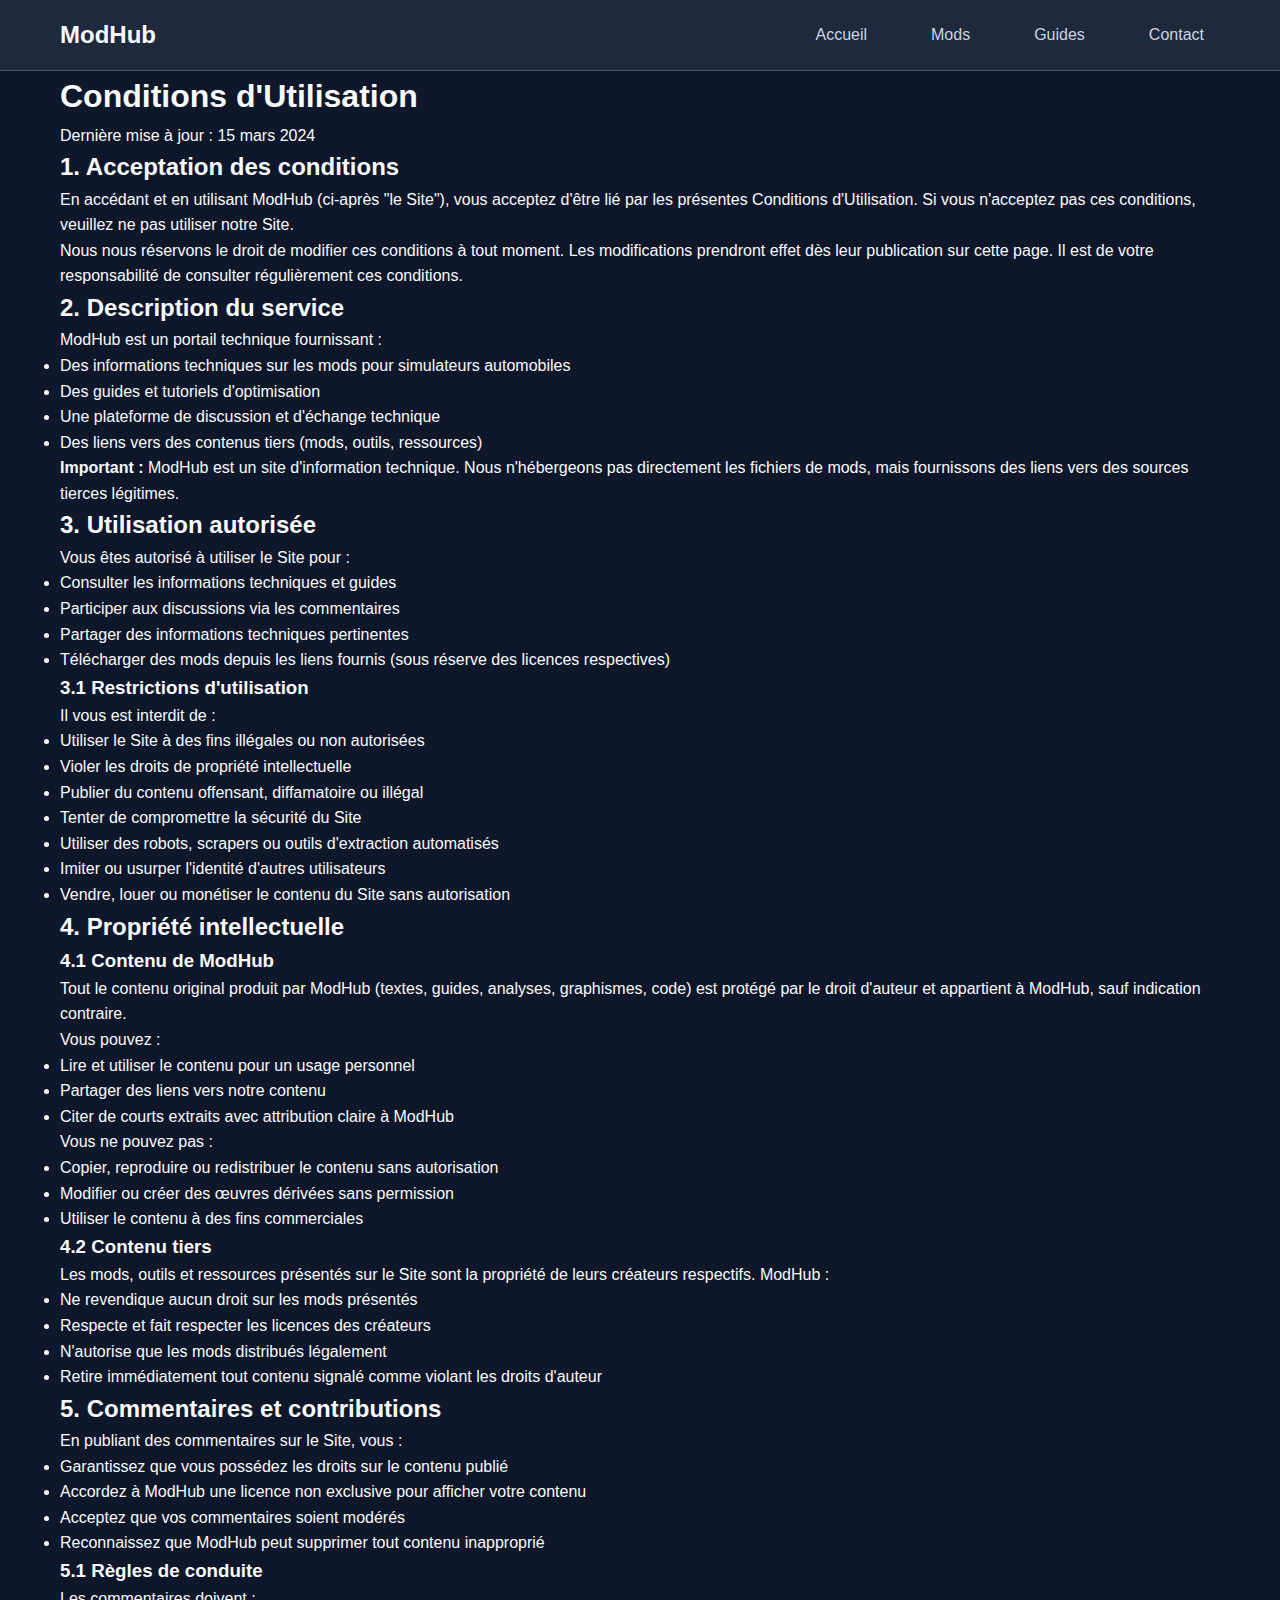
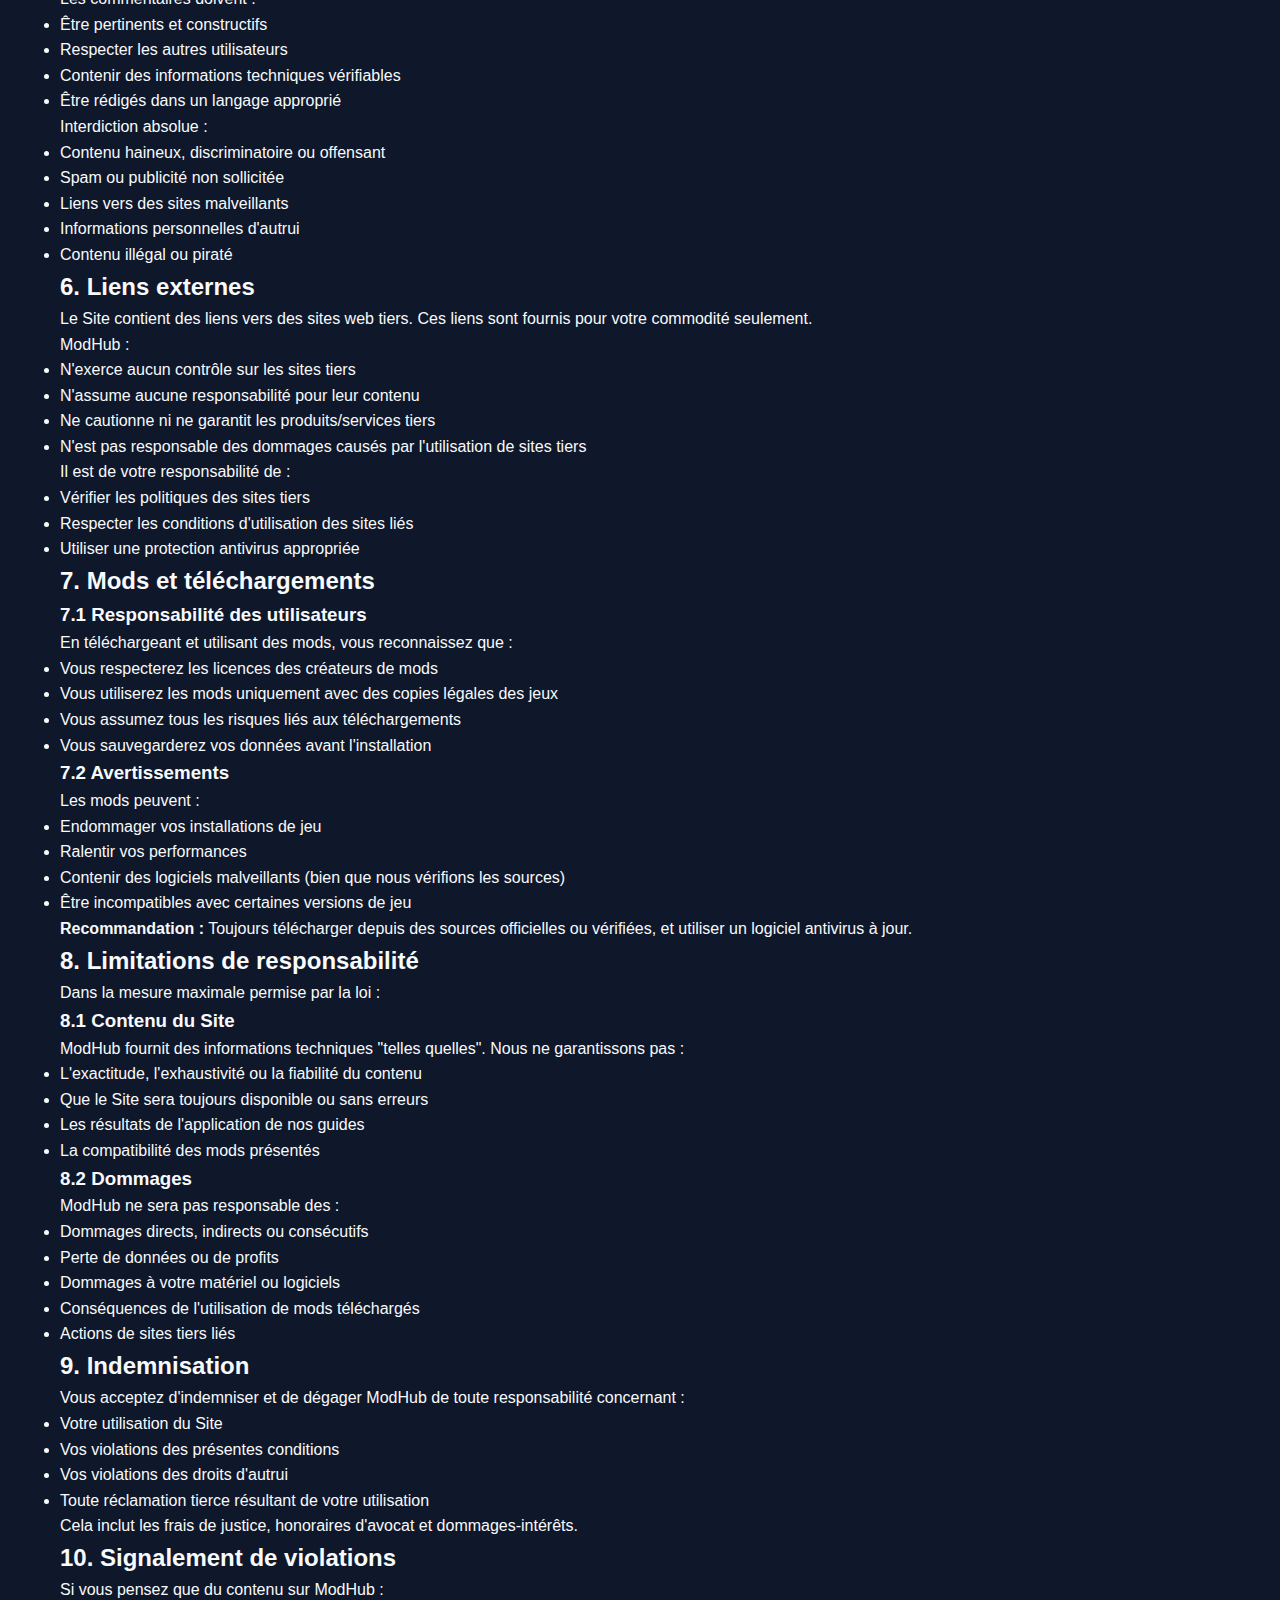
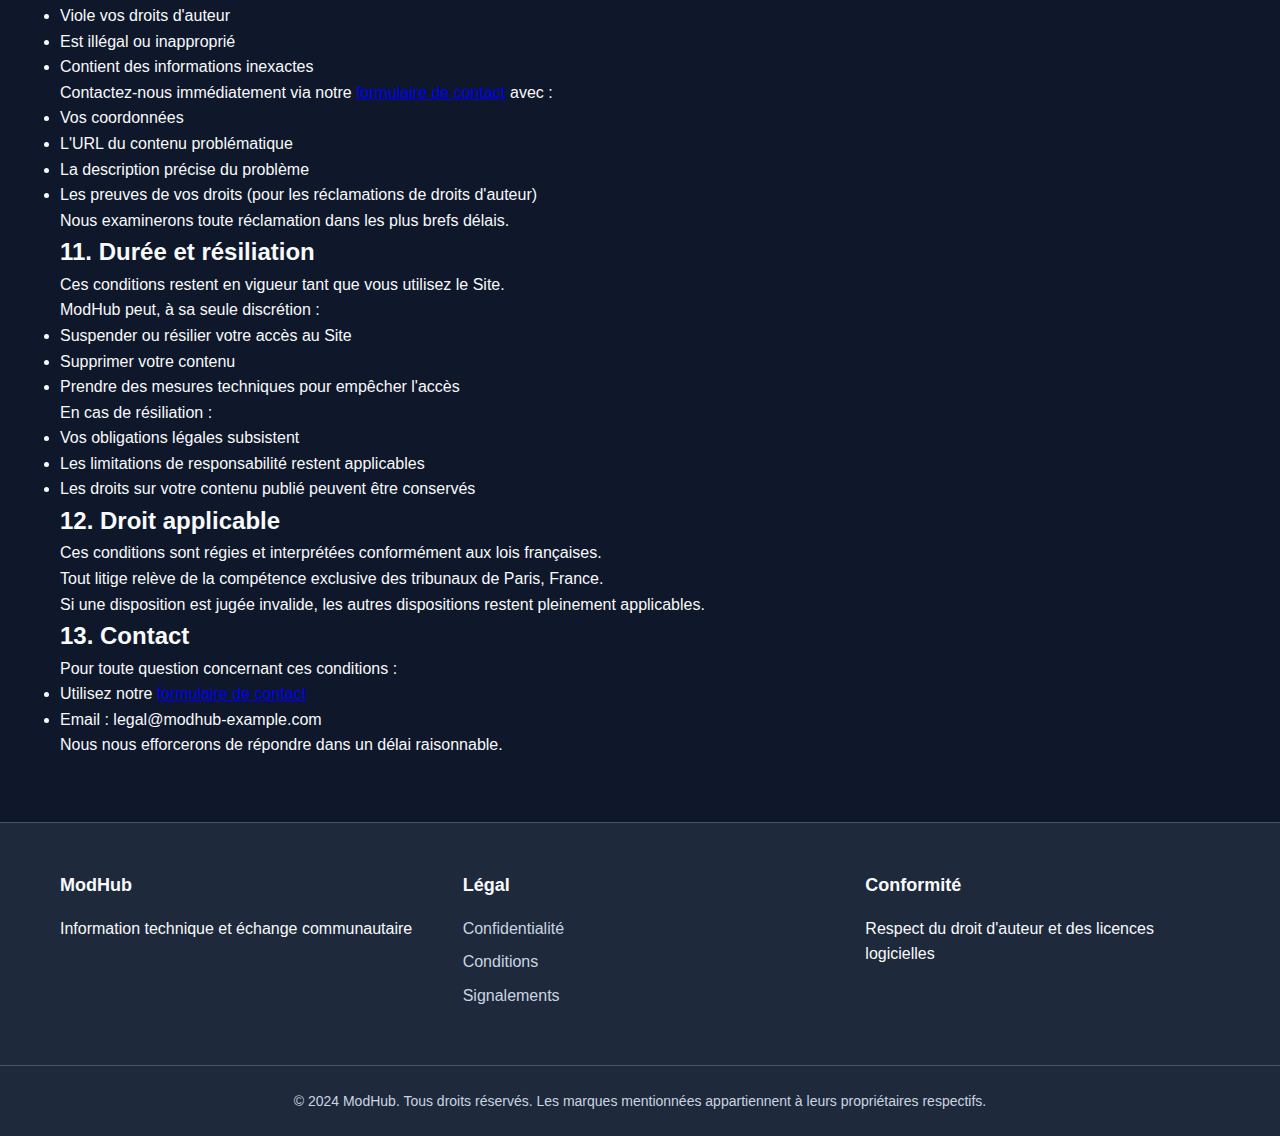
<file: terms.html>
<!DOCTYPE html>
<html lang="fr">
<head>
    <meta charset="UTF-8">
    <meta name="viewport" content="width=device-width, initial-scale=1.0">
    <title>Conditions d'Utilisation | ModHub</title>
    <meta name="description" content="Conditions d'utilisation de ModHub. Règles et obligations pour l'utilisation de notre plateforme.">
    <link rel="stylesheet" href="css/style.css">
</head>
<body>
    <header class="site-header">
        <nav class="main-nav">
            <div class="logo">
                <a href="index.html">
                    <span>ModHub</span>
                </a>
            </div>
            <ul class="nav-links">
                <li><a href="index.html">Accueil</a></li>
                <li><a href="mods.html">Mods</a></li>
                <li><a href="guides.html">Guides</a></li>
                <li><a href="contact.html">Contact</a></li>
            </ul>
        </nav>
    </header>

    <main class="container legal-container">
        <h1>Conditions d'Utilisation</h1>
        <p class="legal-update">Dernière mise à jour : 15 mars 2024</p>

        <section class="legal-section">
            <h2>1. Acceptation des conditions</h2>
            <p>En accédant et en utilisant ModHub (ci-après "le Site"), vous acceptez d'être lié par les présentes Conditions d'Utilisation. Si vous n'acceptez pas ces conditions, veuillez ne pas utiliser notre Site.</p>
            <p>Nous nous réservons le droit de modifier ces conditions à tout moment. Les modifications prendront effet dès leur publication sur cette page. Il est de votre responsabilité de consulter régulièrement ces conditions.</p>
        </section>

        <section class="legal-section">
            <h2>2. Description du service</h2>
            <p>ModHub est un portail technique fournissant :</p>
            <ul>
                <li>Des informations techniques sur les mods pour simulateurs automobiles</li>
                <li>Des guides et tutoriels d'optimisation</li>
                <li>Une plateforme de discussion et d'échange technique</li>
                <li>Des liens vers des contenus tiers (mods, outils, ressources)</li>
            </ul>
            <p><strong>Important :</strong> ModHub est un site d'information technique. Nous n'hébergeons pas directement les fichiers de mods, mais fournissons des liens vers des sources tierces légitimes.</p>
        </section>

        <section class="legal-section">
            <h2>3. Utilisation autorisée</h2>
            <p>Vous êtes autorisé à utiliser le Site pour :</p>
            <ul>
                <li>Consulter les informations techniques et guides</li>
                <li>Participer aux discussions via les commentaires</li>
                <li>Partager des informations techniques pertinentes</li>
                <li>Télécharger des mods depuis les liens fournis (sous réserve des licences respectives)</li>
            </ul>
            
            <h3>3.1 Restrictions d'utilisation</h3>
            <p>Il vous est interdit de :</p>
            <ul>
                <li>Utiliser le Site à des fins illégales ou non autorisées</li>
                <li>Violer les droits de propriété intellectuelle</li>
                <li>Publier du contenu offensant, diffamatoire ou illégal</li>
                <li>Tenter de compromettre la sécurité du Site</li>
                <li>Utiliser des robots, scrapers ou outils d'extraction automatisés</li>
                <li>Imiter ou usurper l'identité d'autres utilisateurs</li>
                <li>Vendre, louer ou monétiser le contenu du Site sans autorisation</li>
            </ul>
        </section>

        <section class="legal-section">
            <h2>4. Propriété intellectuelle</h2>
            
            <h3>4.1 Contenu de ModHub</h3>
            <p>Tout le contenu original produit par ModHub (textes, guides, analyses, graphismes, code) est protégé par le droit d'auteur et appartient à ModHub, sauf indication contraire.</p>
            <p>Vous pouvez :</p>
            <ul>
                <li>Lire et utiliser le contenu pour un usage personnel</li>
                <li>Partager des liens vers notre contenu</li>
                <li>Citer de courts extraits avec attribution claire à ModHub</li>
            </ul>
            <p>Vous ne pouvez pas :</p>
            <ul>
                <li>Copier, reproduire ou redistribuer le contenu sans autorisation</li>
                <li>Modifier ou créer des œuvres dérivées sans permission</li>
                <li>Utiliser le contenu à des fins commerciales</li>
            </ul>

            <h3>4.2 Contenu tiers</h3>
            <p>Les mods, outils et ressources présentés sur le Site sont la propriété de leurs créateurs respectifs. ModHub :</p>
            <ul>
                <li>Ne revendique aucun droit sur les mods présentés</li>
                <li>Respecte et fait respecter les licences des créateurs</li>
                <li>N'autorise que les mods distribués légalement</li>
                <li>Retire immédiatement tout contenu signalé comme violant les droits d'auteur</li>
            </ul>
        </section>

        <section class="legal-section">
            <h2>5. Commentaires et contributions</h2>
            <p>En publiant des commentaires sur le Site, vous :</p>
            <ul>
                <li>Garantissez que vous possédez les droits sur le contenu publié</li>
                <li>Accordez à ModHub une licence non exclusive pour afficher votre contenu</li>
                <li>Acceptez que vos commentaires soient modérés</li>
                <li>Reconnaissez que ModHub peut supprimer tout contenu inapproprié</li>
            </ul>
            
            <h3>5.1 Règles de conduite</h3>
            <p>Les commentaires doivent :</p>
            <ul>
                <li>Être pertinents et constructifs</li>
                <li>Respecter les autres utilisateurs</li>
                <li>Contenir des informations techniques vérifiables</li>
                <li>Être rédigés dans un langage approprié</li>
            </ul>
            
            <p>Interdiction absolue :</p>
            <ul>
                <li>Contenu haineux, discriminatoire ou offensant</li>
                <li>Spam ou publicité non sollicitée</li>
                <li>Liens vers des sites malveillants</li>
                <li>Informations personnelles d'autrui</li>
                <li>Contenu illégal ou piraté</li>
            </ul>
        </section>

        <section class="legal-section">
            <h2>6. Liens externes</h2>
            <p>Le Site contient des liens vers des sites web tiers. Ces liens sont fournis pour votre commodité seulement.</p>
            <p>ModHub :</p>
            <ul>
                <li>N'exerce aucun contrôle sur les sites tiers</li>
                <li>N'assume aucune responsabilité pour leur contenu</li>
                <li>Ne cautionne ni ne garantit les produits/services tiers</li>
                <li>N'est pas responsable des dommages causés par l'utilisation de sites tiers</li>
            </ul>
            <p>Il est de votre responsabilité de :</p>
            <ul>
                <li>Vérifier les politiques des sites tiers</li>
                <li>Respecter les conditions d'utilisation des sites liés</li>
                <li>Utiliser une protection antivirus appropriée</li>
            </ul>
        </section>

        <section class="legal-section">
            <h2>7. Mods et téléchargements</h2>
            
            <h3>7.1 Responsabilité des utilisateurs</h3>
            <p>En téléchargeant et utilisant des mods, vous reconnaissez que :</p>
            <ul>
                <li>Vous respecterez les licences des créateurs de mods</li>
                <li>Vous utiliserez les mods uniquement avec des copies légales des jeux</li>
                <li>Vous assumez tous les risques liés aux téléchargements</li>
                <li>Vous sauvegarderez vos données avant l'installation</li>
            </ul>

            <h3>7.2 Avertissements</h3>
            <p>Les mods peuvent :</p>
            <ul>
                <li>Endommager vos installations de jeu</li>
                <li>Ralentir vos performances</li>
                <li>Contenir des logiciels malveillants (bien que nous vérifions les sources)</li>
                <li>Être incompatibles avec certaines versions de jeu</li>
            </ul>
            
            <p><strong>Recommandation :</strong> Toujours télécharger depuis des sources officielles ou vérifiées, et utiliser un logiciel antivirus à jour.</p>
        </section>

        <section class="legal-section">
            <h2>8. Limitations de responsabilité</h2>
            <p>Dans la mesure maximale permise par la loi :</p>
            
            <h3>8.1 Contenu du Site</h3>
            <p>ModHub fournit des informations techniques "telles quelles". Nous ne garantissons pas :</p>
            <ul>
                <li>L'exactitude, l'exhaustivité ou la fiabilité du contenu</li>
                <li>Que le Site sera toujours disponible ou sans erreurs</li>
                <li>Les résultats de l'application de nos guides</li>
                <li>La compatibilité des mods présentés</li>
            </ul>

            <h3>8.2 Dommages</h3>
            <p>ModHub ne sera pas responsable des :</p>
            <ul>
                <li>Dommages directs, indirects ou consécutifs</li>
                <li>Perte de données ou de profits</li>
                <li>Dommages à votre matériel ou logiciels</li>
                <li>Conséquences de l'utilisation de mods téléchargés</li>
                <li>Actions de sites tiers liés</li>
            </ul>
        </section>

        <section class="legal-section">
            <h2>9. Indemnisation</h2>
            <p>Vous acceptez d'indemniser et de dégager ModHub de toute responsabilité concernant :</p>
            <ul>
                <li>Votre utilisation du Site</li>
                <li>Vos violations des présentes conditions</li>
                <li>Vos violations des droits d'autrui</li>
                <li>Toute réclamation tierce résultant de votre utilisation</li>
            </ul>
            <p>Cela inclut les frais de justice, honoraires d'avocat et dommages-intérêts.</p>
        </section>

        <section class="legal-section">
            <h2>10. Signalement de violations</h2>
            <p>Si vous pensez que du contenu sur ModHub :</p>
            <ul>
                <li>Viole vos droits d'auteur</li>
                <li>Est illégal ou inapproprié</li>
                <li>Contient des informations inexactes</li>
            </ul>
            <p>Contactez-nous immédiatement via notre <a href="contact.html">formulaire de contact</a> avec :</p>
            <ul>
                <li>Vos coordonnées</li>
                <li>L'URL du contenu problématique</li>
                <li>La description précise du problème</li>
                <li>Les preuves de vos droits (pour les réclamations de droits d'auteur)</li>
            </ul>
            <p>Nous examinerons toute réclamation dans les plus brefs délais.</p>
        </section>

        <section class="legal-section">
            <h2>11. Durée et résiliation</h2>
            <p>Ces conditions restent en vigueur tant que vous utilisez le Site.</p>
            <p>ModHub peut, à sa seule discrétion :</p>
            <ul>
                <li>Suspender ou résilier votre accès au Site</li>
                <li>Supprimer votre contenu</li>
                <li>Prendre des mesures techniques pour empêcher l'accès</li>
            </ul>
            <p>En cas de résiliation :</p>
            <ul>
                <li>Vos obligations légales subsistent</li>
                <li>Les limitations de responsabilité restent applicables</li>
                <li>Les droits sur votre contenu publié peuvent être conservés</li>
            </ul>
        </section>

        <section class="legal-section">
            <h2>12. Droit applicable</h2>
            <p>Ces conditions sont régies et interprétées conformément aux lois françaises.</p>
            <p>Tout litige relève de la compétence exclusive des tribunaux de Paris, France.</p>
            <p>Si une disposition est jugée invalide, les autres dispositions restent pleinement applicables.</p>
        </section>

        <section class="legal-section">
            <h2>13. Contact</h2>
            <p>Pour toute question concernant ces conditions :</p>
            <ul>
                <li>Utilisez notre <a href="contact.html">formulaire de contact</a></li>
                <li>Email : legal@modhub-example.com</li>
            </ul>
            <p>Nous nous efforcerons de répondre dans un délai raisonnable.</p>
        </section>
    </main>

    <footer class="site-footer">
        <div class="footer-content">
            <div class="footer-section">
                <h4>ModHub</h4>
                <p>Information technique et échange communautaire</p>
            </div>
            <div class="footer-section">
                <h4>Légal</h4>
                <ul>
                    <li><a href="privacy-policy.html">Confidentialité</a></li>
                    <li><a href="terms.html" class="active">Conditions</a></li>
                    <li><a href="contact.html">Signalements</a></li>
                </ul>
            </div>
            <div class="footer-section">
                <h4>Conformité</h4>
                <p>Respect du droit d'auteur et des licences logicielles</p>
            </div>
        </div>
        <div class="footer-bottom">
            <p>&copy; 2024 ModHub. Tous droits réservés. Les marques mentionnées appartiennent à leurs propriétaires respectifs.</p>
        </div>
    </footer>
</body>
</html>
</file>
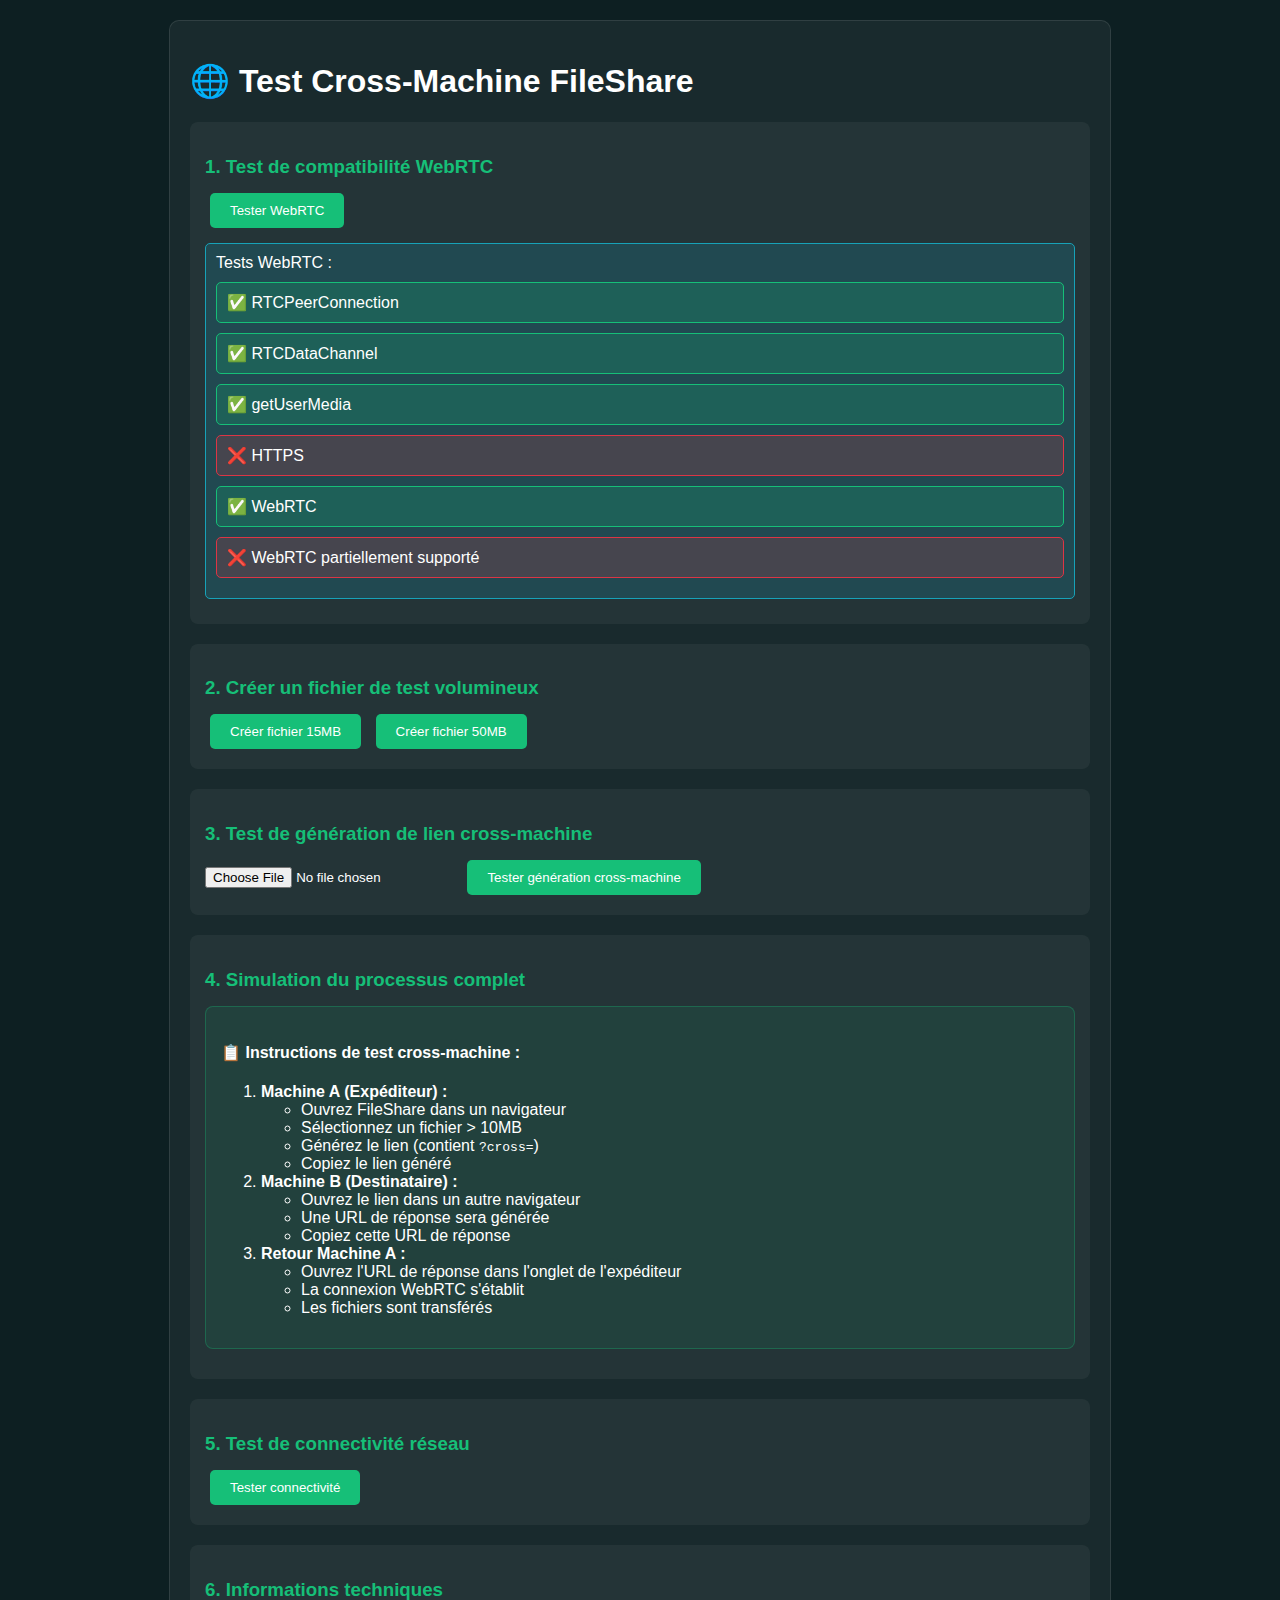
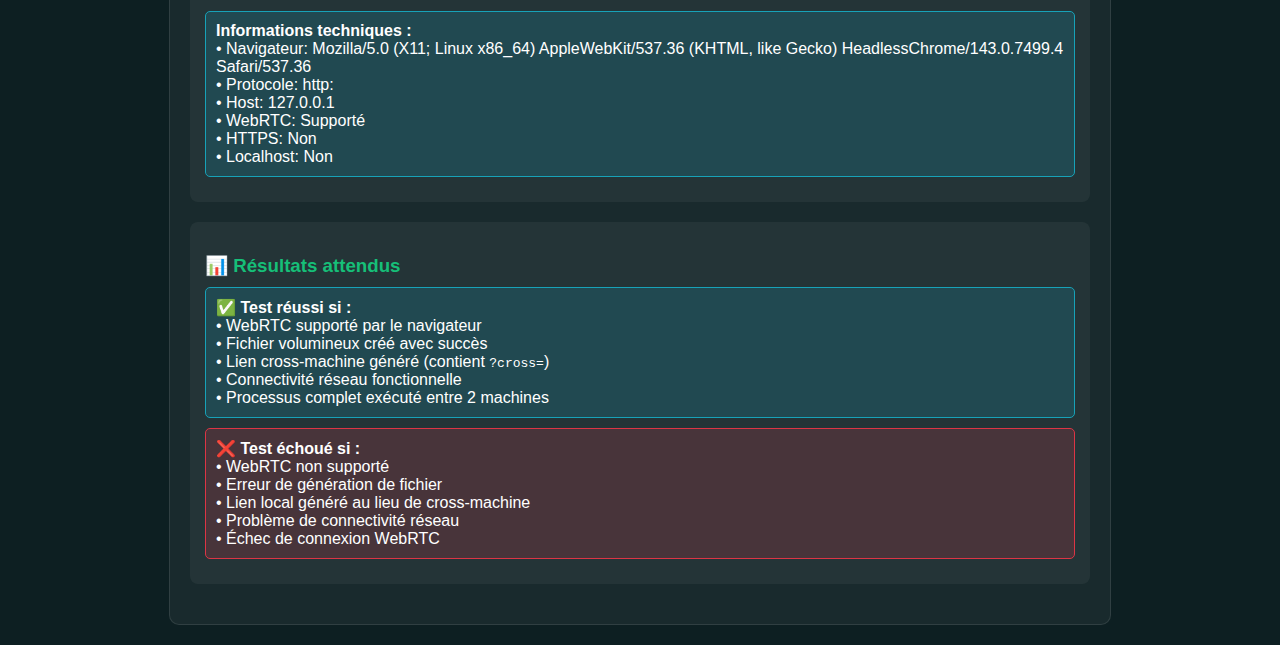
<file: test-cross-machine.html>
<!DOCTYPE html>
<html lang="fr">
<head>
    <meta charset="UTF-8">
    <meta name="viewport" content="width=device-width, initial-scale=1.0">
    <title>Test Cross-Machine FileShare</title>
    <style>
        body { 
            font-family: Arial, sans-serif; 
            margin: 20px; 
            background: #0d1f22;
            color: white;
        }
        .test-container {
            max-width: 900px;
            margin: 0 auto;
            padding: 20px;
            background: rgba(255, 255, 255, 0.05);
            border-radius: 10px;
            border: 1px solid rgba(255, 255, 255, 0.1);
        }
        .step {
            margin: 20px 0;
            padding: 15px;
            border-radius: 8px;
            background: rgba(255, 255, 255, 0.05);
        }
        .step h3 {
            color: #16bf78;
            margin-bottom: 10px;
        }
        button {
            background: #16bf78;
            color: white;
            border: none;
            padding: 10px 20px;
            border-radius: 5px;
            cursor: pointer;
            margin: 5px;
        }
        button:hover {
            background: #14a066;
        }
        .status {
            padding: 10px;
            border-radius: 5px;
            margin: 10px 0;
        }
        .success { background: rgba(22, 191, 120, 0.2); border: 1px solid #16bf78; }
        .warning { background: rgba(255, 193, 7, 0.2); border: 1px solid #ffc107; }
        .error { background: rgba(220, 53, 69, 0.2); border: 1px solid #dc3545; }
        .info { background: rgba(23, 162, 184, 0.2); border: 1px solid #17a2b8; }
        .test-file {
            background: rgba(0,0,0,0.3);
            padding: 10px;
            border-radius: 5px;
            margin: 10px 0;
        }
        .instructions {
            background: rgba(22, 191, 120, 0.1);
            border: 1px solid rgba(22, 191, 120, 0.3);
            padding: 15px;
            border-radius: 8px;
            margin: 15px 0;
        }
    </style>
</head>
<body>
    <div class="test-container">
        <h1>🌐 Test Cross-Machine FileShare</h1>
        
        <div class="step">
            <h3>1. Test de compatibilité WebRTC</h3>
            <button onclick="testWebRTCCompatibility()">Tester WebRTC</button>
            <div id="webrtcStatus"></div>
        </div>
        
        <div class="step">
            <h3>2. Créer un fichier de test volumineux</h3>
            <button onclick="createLargeTestFile()">Créer fichier 15MB</button>
            <button onclick="createHugeTestFile()">Créer fichier 50MB</button>
            <div id="fileStatus"></div>
        </div>
        
        <div class="step">
            <h3>3. Test de génération de lien cross-machine</h3>
            <input type="file" id="testFile" style="margin: 10px 0;">
            <button onclick="testCrossMachineLink()">Tester génération cross-machine</button>
            <div id="linkStatus"></div>
        </div>
        
        <div class="step">
            <h3>4. Simulation du processus complet</h3>
            <div class="instructions">
                <h4>📋 Instructions de test cross-machine :</h4>
                <ol>
                    <li><strong>Machine A (Expéditeur) :</strong>
                        <ul>
                            <li>Ouvrez FileShare dans un navigateur</li>
                            <li>Sélectionnez un fichier > 10MB</li>
                            <li>Générez le lien (contient <code>?cross=</code>)</li>
                            <li>Copiez le lien généré</li>
                        </ul>
                    </li>
                    <li><strong>Machine B (Destinataire) :</strong>
                        <ul>
                            <li>Ouvrez le lien dans un autre navigateur</li>
                            <li>Une URL de réponse sera générée</li>
                            <li>Copiez cette URL de réponse</li>
                        </ul>
                    </li>
                    <li><strong>Retour Machine A :</strong>
                        <ul>
                            <li>Ouvrez l'URL de réponse dans l'onglet de l'expéditeur</li>
                            <li>La connexion WebRTC s'établit</li>
                            <li>Les fichiers sont transférés</li>
                        </ul>
                    </li>
                </ol>
            </div>
        </div>
        
        <div class="step">
            <h3>5. Test de connectivité réseau</h3>
            <button onclick="testNetworkConnectivity()">Tester connectivité</button>
            <div id="networkStatus"></div>
        </div>
        
        <div class="step">
            <h3>6. Informations techniques</h3>
            <div id="techInfo"></div>
        </div>
        
        <div class="step">
            <h3>📊 Résultats attendus</h3>
            <div class="status info">
                <strong>✅ Test réussi si :</strong><br>
                • WebRTC supporté par le navigateur<br>
                • Fichier volumineux créé avec succès<br>
                • Lien cross-machine généré (contient <code>?cross=</code>)<br>
                • Connectivité réseau fonctionnelle<br>
                • Processus complet exécuté entre 2 machines
            </div>
            <div class="status error">
                <strong>❌ Test échoué si :</strong><br>
                • WebRTC non supporté<br>
                • Erreur de génération de fichier<br>
                • Lien local généré au lieu de cross-machine<br>
                • Problème de connectivité réseau<br>
                • Échec de connexion WebRTC
            </div>
        </div>
    </div>

    <script>
        let testFiles = [];
        
        function testWebRTCCompatibility() {
            const statusDiv = document.getElementById('webrtcStatus');
            
            const tests = {
                'RTCPeerConnection': typeof RTCPeerConnection !== 'undefined',
                'RTCDataChannel': typeof RTCDataChannel !== 'undefined',
                'getUserMedia': typeof navigator.mediaDevices !== 'undefined' && typeof navigator.mediaDevices.getUserMedia !== 'undefined',
                'HTTPS': location.protocol === 'https:' || location.hostname === 'localhost',
                'WebRTC': typeof window.RTCPeerConnection !== 'undefined'
            };
            
            let html = '<div class="status info">Tests WebRTC :<br>';
            let allSupported = true;
            
            for (const [test, supported] of Object.entries(tests)) {
                const status = supported ? '✅' : '❌';
                const color = supported ? 'success' : 'error';
                html += `<div class="status ${color}">${status} ${test}</div>`;
                if (!supported) allSupported = false;
            }
            
            if (allSupported) {
                html += '<div class="status success">✅ WebRTC entièrement supporté!</div>';
            } else {
                html += '<div class="status error">❌ WebRTC partiellement supporté</div>';
            }
            
            html += '</div>';
            statusDiv.innerHTML = html;
        }
        
        function createLargeTestFile() {
            createTestFile(15 * 1024 * 1024, 'test-large.txt');
        }
        
        function createHugeTestFile() {
            createTestFile(50 * 1024 * 1024, 'test-huge.txt');
        }
        
        function createTestFile(size, filename) {
            const statusDiv = document.getElementById('fileStatus');
            
            try {
                // Créer un contenu de test
                const content = 'Test content '.repeat(Math.floor(size / 12));
                const blob = new Blob([content], { type: 'text/plain' });
                const file = new File([blob], filename, { type: 'text/plain' });
                
                testFiles = [file];
                
                statusDiv.innerHTML = `
                    <div class="status success">
                        ✅ Fichier de test créé<br>
                        Nom: ${file.name}<br>
                        Taille: ${formatFileSize(file.size)}<br>
                        Type: ${file.type}
                    </div>
                `;
                
                // Mettre à jour l'input file
                const fileInput = document.getElementById('testFile');
                const dataTransfer = new DataTransfer();
                dataTransfer.items.add(file);
                fileInput.files = dataTransfer.files;
                
            } catch (error) {
                statusDiv.innerHTML = `
                    <div class="status error">
                        ❌ Erreur lors de la création du fichier<br>
                        ${error.message}
                    </div>
                `;
            }
        }
        
        function testCrossMachineLink() {
            const fileInput = document.getElementById('testFile');
            const statusDiv = document.getElementById('linkStatus');
            
            if (fileInput.files.length === 0) {
                statusDiv.innerHTML = '<div class="status warning">⚠️ Sélectionnez d\'abord un fichier de test</div>';
                return;
            }
            
            const file = fileInput.files[0];
            const totalSize = file.size;
            const maxLocalSize = 10 * 1024 * 1024; // 10MB
            
            if (totalSize > maxLocalSize) {
                // Simuler la génération d'un lien cross-machine
                const roomId = 'test-cross-' + Math.random().toString(36).substr(2, 9);
                const testUrl = `${window.location.origin}/FileShare/?cross=${roomId}`;
                
                statusDiv.innerHTML = `
                    <div class="status success">
                        ✅ Mode cross-machine détecté<br>
                        Fichier: ${file.name} (${formatFileSize(file.size)})<br>
                        Room ID: ${roomId}<br>
                        <textarea style="width: 100%; height: 60px; margin-top: 10px;">${testUrl}</textarea><br>
                        <button onclick="navigator.clipboard.writeText('${testUrl}')">Copier le lien</button>
                    </div>
                `;
            } else {
                statusDiv.innerHTML = `
                    <div class="status warning">
                        ⚠️ Fichier trop petit pour le mode cross-machine<br>
                        Taille: ${formatFileSize(file.size)}<br>
                        Limite: ${formatFileSize(maxLocalSize)}<br>
                        <small>Utilisez un fichier plus volumineux pour tester le mode cross-machine</small>
                    </div>
                `;
            }
        }
        
        function testNetworkConnectivity() {
            const statusDiv = document.getElementById('networkStatus');
            
            // Tester la connectivité aux serveurs STUN
            const stunServers = [
                'stun:stun.l.google.com:19302',
                'stun:stun1.l.google.com:19302'
            ];
            
            let html = '<div class="status info">Test de connectivité STUN :<br>';
            
            stunServers.forEach(server => {
                const pc = new RTCPeerConnection({
                    iceServers: [{ urls: server }]
                });
                
                pc.onicecandidate = (event) => {
                    if (event.candidate) {
                        html += `<div class="status success">✅ ${server} - Connecté</div>`;
                    }
                };
                
                pc.onicegatheringstatechange = () => {
                    if (pc.iceGatheringState === 'complete') {
                        html += `<div class="status warning">⚠️ ${server} - Gathering terminé</div>`;
                    }
                };
                
                // Timeout après 5 secondes
                setTimeout(() => {
                    pc.close();
                }, 5000);
            });
            
            html += '</div>';
            statusDiv.innerHTML = html;
        }
        
        function formatFileSize(bytes) {
            if (bytes === 0) return '0 Bytes';
            const k = 1024;
            const sizes = ['Bytes', 'KB', 'MB', 'GB'];
            const i = Math.floor(Math.log(bytes) / Math.log(k));
            return parseFloat((bytes / Math.pow(k, i)).toFixed(2)) + ' ' + sizes[i];
        }
        
        // Test automatique au chargement
        window.addEventListener('load', () => {
            testWebRTCCompatibility();
            
            // Afficher les informations techniques
            const techInfo = document.getElementById('techInfo');
            techInfo.innerHTML = `
                <div class="status info">
                    <strong>Informations techniques :</strong><br>
                    • Navigateur: ${navigator.userAgent}<br>
                    • Protocole: ${location.protocol}<br>
                    • Host: ${location.hostname}<br>
                    • WebRTC: ${typeof RTCPeerConnection !== 'undefined' ? 'Supporté' : 'Non supporté'}<br>
                    • HTTPS: ${location.protocol === 'https:' ? 'Oui' : 'Non'}<br>
                    • Localhost: ${location.hostname === 'localhost' ? 'Oui' : 'Non'}
                </div>
            `;
        });
    </script>
</body>
</html>
</file>
<file: FileShare/style.css>
* {
    margin: 0;
    padding: 0;
    box-sizing: border-box;
}

body {
    font-family: 'Inter', sans-serif;
    background: linear-gradient(135deg, #0d1f22 0%, #1a2f33 50%, #0d1f22 100%);
    min-height: 100vh;
    overflow-x: hidden;
    color: #ffffff;
}

/* Background avec blobs animés */
.background {
    position: fixed;
    top: 0;
    left: 0;
    width: 100%;
    height: 100%;
    z-index: -1;
    overflow: hidden;
}

.blob {
    position: absolute;
    border-radius: 50%;
    filter: blur(40px);
    opacity: 0.3;
    animation: float 20s infinite ease-in-out;
}

.blob-1 {
    width: 300px;
    height: 300px;
    background: linear-gradient(45deg, #16bf78, #0d1f22);
    top: 10%;
    left: 10%;
    animation-delay: 0s;
}

.blob-2 {
    width: 200px;
    height: 200px;
    background: linear-gradient(45deg, #0d1f22, #16bf78);
    top: 60%;
    right: 20%;
    animation-delay: -7s;
}

.blob-3 {
    width: 250px;
    height: 250px;
    background: linear-gradient(45deg, #16bf78, #0d1f22);
    bottom: 20%;
    left: 50%;
    animation-delay: -14s;
}

@keyframes float {
    0%, 100% {
        transform: translate(0, 0) rotate(0deg);
    }
    33% {
        transform: translate(30px, -30px) rotate(120deg);
    }
    66% {
        transform: translate(-20px, 20px) rotate(240deg);
    }
}

/* Container principal */
.container {
    max-width: 800px;
    margin: 0 auto;
    padding: 2rem;
    min-height: 100vh;
    display: flex;
    flex-direction: column;
    justify-content: center;
    align-items: center;
}

/* Header */
.header {
    text-align: center;
    margin-bottom: 3rem;
}

.title {
    font-size: 3.5rem;
    font-weight: 700;
    background: linear-gradient(135deg, #16bf78, #ffffff);
    -webkit-background-clip: text;
    -webkit-text-fill-color: transparent;
    background-clip: text;
    margin-bottom: 1rem;
    text-shadow: 0 0 30px rgba(22, 191, 120, 0.3);
}

.subtitle {
    font-size: 1.2rem;
    color: rgba(255, 255, 255, 0.8);
    font-weight: 300;
}

/* Zone de dépôt */
.drop-zone {
    width: 100%;
    max-width: 600px;
    min-height: 300px;
    border: 2px dashed rgba(22, 191, 120, 0.3);
    border-radius: 20px;
    background: rgba(255, 255, 255, 0.05);
    backdrop-filter: blur(20px);
    -webkit-backdrop-filter: blur(20px);
    border: 1px solid rgba(255, 255, 255, 0.1);
    box-shadow: 0 8px 32px rgba(0, 0, 0, 0.3);
    display: flex;
    align-items: center;
    justify-content: center;
    cursor: pointer;
    transition: all 0.3s ease;
    position: relative;
    overflow: hidden;
}

.drop-zone::before {
    content: '';
    position: absolute;
    top: 0;
    left: 0;
    right: 0;
    bottom: 0;
    background: linear-gradient(135deg, rgba(22, 191, 120, 0.1), rgba(13, 31, 34, 0.1));
    opacity: 0;
    transition: opacity 0.3s ease;
}

.drop-zone:hover::before {
    opacity: 1;
}

.drop-zone:hover {
    border-color: rgba(22, 191, 120, 0.6);
    transform: translateY(-2px);
    box-shadow: 0 12px 40px rgba(0, 0, 0, 0.4);
}

.drop-zone.dragover {
    border-color: #16bf78;
    background: rgba(22, 191, 120, 0.1);
    transform: scale(1.02);
}

.drop-zone-content {
    text-align: center;
    z-index: 1;
    position: relative;
}

.upload-icon {
    color: #16bf78;
    margin-bottom: 1.5rem;
    transition: transform 0.3s ease;
}

.drop-zone:hover .upload-icon {
    transform: scale(1.1);
}

.drop-zone h3 {
    font-size: 1.5rem;
    font-weight: 600;
    margin-bottom: 0.5rem;
    color: #ffffff;
}

.drop-zone p {
    color: rgba(255, 255, 255, 0.7);
    font-size: 1rem;
}

/* Liste des fichiers */
.files-list {
    width: 100%;
    max-width: 600px;
    background: rgba(255, 255, 255, 0.05);
    backdrop-filter: blur(20px);
    -webkit-backdrop-filter: blur(20px);
    border: 1px solid rgba(255, 255, 255, 0.1);
    border-radius: 20px;
    padding: 2rem;
    margin-top: 2rem;
    box-shadow: 0 8px 32px rgba(0, 0, 0, 0.3);
}

.files-list h3 {
    font-size: 1.5rem;
    font-weight: 600;
    margin-bottom: 1.5rem;
    color: #ffffff;
}

.files-container {
    margin-bottom: 2rem;
}

.file-item {
    display: flex;
    align-items: center;
    justify-content: space-between;
    padding: 1rem;
    background: rgba(255, 255, 255, 0.05);
    border-radius: 12px;
    margin-bottom: 1rem;
    border: 1px solid rgba(255, 255, 255, 0.1);
    transition: all 0.3s ease;
}

.file-item:hover {
    background: rgba(255, 255, 255, 0.1);
    transform: translateX(5px);
}

.file-info {
    display: flex;
    align-items: center;
    gap: 1rem;
}

.file-icon {
    width: 40px;
    height: 40px;
    background: linear-gradient(135deg, #16bf78, #0d1f22);
    border-radius: 8px;
    display: flex;
    align-items: center;
    justify-content: center;
    color: white;
    font-weight: 600;
}

.file-details h4 {
    font-size: 1rem;
    font-weight: 500;
    color: #ffffff;
    margin-bottom: 0.25rem;
}

.file-details p {
    font-size: 0.875rem;
    color: rgba(255, 255, 255, 0.7);
}

.file-size {
    font-size: 0.875rem;
    color: rgba(255, 255, 255, 0.6);
    font-weight: 500;
}

/* Boutons */
.btn {
    display: inline-flex;
    align-items: center;
    gap: 0.5rem;
    padding: 1rem 2rem;
    border: none;
    border-radius: 12px;
    font-size: 1rem;
    font-weight: 600;
    cursor: pointer;
    transition: all 0.3s ease;
    text-decoration: none;
    position: relative;
    overflow: hidden;
}

.btn::before {
    content: '';
    position: absolute;
    top: 0;
    left: -100%;
    width: 100%;
    height: 100%;
    background: linear-gradient(90deg, transparent, rgba(255, 255, 255, 0.2), transparent);
    transition: left 0.5s ease;
}

.btn:hover::before {
    left: 100%;
}

.btn-primary {
    background: linear-gradient(135deg, #16bf78, #0d1f22);
    color: white;
    box-shadow: 0 4px 20px rgba(22, 191, 120, 0.3);
}

.btn-primary:hover {
    transform: translateY(-2px);
    box-shadow: 0 8px 30px rgba(22, 191, 120, 0.4);
}

.btn-secondary {
    background: rgba(255, 255, 255, 0.1);
    color: white;
    border: 1px solid rgba(255, 255, 255, 0.2);
    backdrop-filter: blur(10px);
    -webkit-backdrop-filter: blur(10px);
}

.btn-secondary:hover {
    background: rgba(255, 255, 255, 0.2);
    transform: translateY(-2px);
}

/* Lien de partage */
.share-link {
    width: 100%;
    max-width: 600px;
    background: rgba(255, 255, 255, 0.05);
    backdrop-filter: blur(20px);
    -webkit-backdrop-filter: blur(20px);
    border: 1px solid rgba(255, 255, 255, 0.1);
    border-radius: 20px;
    padding: 2rem;
    margin-top: 2rem;
    box-shadow: 0 8px 32px rgba(0, 0, 0, 0.3);
    text-align: center;
}

.share-link h3 {
    font-size: 1.5rem;
    font-weight: 600;
    margin-bottom: 1.5rem;
    color: #16bf78;
}

.link-container {
    display: flex;
    gap: 1rem;
    margin-bottom: 1.5rem;
}

.link-container input {
    flex: 1;
    padding: 1rem;
    background: rgba(255, 255, 255, 0.05);
    border: 1px solid rgba(255, 255, 255, 0.1);
    border-radius: 12px;
    color: white;
    font-size: 1rem;
    backdrop-filter: blur(10px);
    -webkit-backdrop-filter: blur(10px);
}

.link-container input:focus {
    outline: none;
    border-color: #16bf78;
    box-shadow: 0 0 0 2px rgba(22, 191, 120, 0.2);
}

.warning {
    color: rgba(255, 193, 7, 0.8);
    font-size: 0.875rem;
    font-weight: 500;
}

/* Responsive */
@media (max-width: 768px) {
    .container {
        padding: 1rem;
    }
    
    .title {
        font-size: 2.5rem;
    }
    
    .subtitle {
        font-size: 1rem;
    }
    
    .drop-zone {
        min-height: 250px;
    }
    
    .link-container {
        flex-direction: column;
    }
    
    .file-item {
        flex-direction: column;
        align-items: flex-start;
        gap: 1rem;
    }
    
    .file-info {
        width: 100%;
    }
}

/* Animations */
@keyframes fadeInUp {
    from {
        opacity: 0;
        transform: translateY(30px);
    }
    to {
        opacity: 1;
        transform: translateY(0);
    }
}

.files-list,
.share-link {
    animation: fadeInUp 0.5s ease-out;
}

/* États de chargement */
.loading {
    position: relative;
    pointer-events: none;
}

.loading::after {
    content: '';
    position: absolute;
    top: 50%;
    left: 50%;
    width: 20px;
    height: 20px;
    margin: -10px 0 0 -10px;
    border: 2px solid rgba(255, 255, 255, 0.3);
    border-top: 2px solid #16bf78;
    border-radius: 50%;
    animation: spin 1s linear infinite;
}

@keyframes spin {
    0% { transform: rotate(0deg); }
    100% { transform: rotate(360deg); }
}
</file>
<file: style.css>
* {
    margin: 0;
    padding: 0;
    box-sizing: border-box;
}

body {
    font-family: 'Inter', sans-serif;
    background: linear-gradient(135deg, #0d1f22 0%, #1a2f33 50%, #0d1f22 100%);
    min-height: 100vh;
    overflow-x: hidden;
    color: #ffffff;
}

/* Background avec blobs animés */
.background {
    position: fixed;
    top: 0;
    left: 0;
    width: 100%;
    height: 100%;
    z-index: -1;
    overflow: hidden;
}

.blob {
    position: absolute;
    border-radius: 50%;
    filter: blur(40px);
    opacity: 0.3;
    animation: float 20s infinite ease-in-out;
}

.blob-1 {
    width: 300px;
    height: 300px;
    background: linear-gradient(45deg, #16bf78, #0d1f22);
    top: 10%;
    left: 10%;
    animation-delay: 0s;
}

.blob-2 {
    width: 200px;
    height: 200px;
    background: linear-gradient(45deg, #0d1f22, #16bf78);
    top: 60%;
    right: 20%;
    animation-delay: -7s;
}

.blob-3 {
    width: 250px;
    height: 250px;
    background: linear-gradient(45deg, #16bf78, #0d1f22);
    bottom: 20%;
    left: 50%;
    animation-delay: -14s;
}

@keyframes float {
    0%, 100% {
        transform: translate(0, 0) rotate(0deg);
    }
    33% {
        transform: translate(30px, -30px) rotate(120deg);
    }
    66% {
        transform: translate(-20px, 20px) rotate(240deg);
    }
}

/* Container principal */
.container {
    max-width: 1200px;
    margin: 0 auto;
    padding: 2rem;
    min-height: 100vh;
    display: flex;
    flex-direction: column;
    justify-content: space-between;
}

/* Header */
.header {
    text-align: center;
    margin-bottom: 3rem;
}

.title {
    font-size: 4rem;
    font-weight: 700;
    background: linear-gradient(135deg, #16bf78, #ffffff);
    -webkit-background-clip: text;
    -webkit-text-fill-color: transparent;
    background-clip: text;
    margin-bottom: 1rem;
    text-shadow: 0 0 30px rgba(22, 191, 120, 0.3);
}

.subtitle {
    font-size: 1.4rem;
    color: rgba(255, 255, 255, 0.8);
    font-weight: 300;
}

/* Grille des projets */
.projects-grid {
    display: grid;
    grid-template-columns: repeat(auto-fit, minmax(300px, 1fr));
    gap: 2rem;
    margin-bottom: 4rem;
}

.project-card {
    background: rgba(255, 255, 255, 0.05);
    backdrop-filter: blur(20px);
    -webkit-backdrop-filter: blur(20px);
    border: 1px solid rgba(255, 255, 255, 0.1);
    border-radius: 20px;
    padding: 2rem;
    cursor: pointer;
    transition: all 0.3s ease;
    position: relative;
    overflow: hidden;
}

.project-card::before {
    content: '';
    position: absolute;
    top: 0;
    left: 0;
    right: 0;
    bottom: 0;
    background: linear-gradient(135deg, rgba(22, 191, 120, 0.1), rgba(13, 31, 34, 0.1));
    opacity: 0;
    transition: opacity 0.3s ease;
}

.project-card:hover::before {
    opacity: 1;
}

.project-card:hover {
    transform: translateY(-5px);
    box-shadow: 0 12px 40px rgba(0, 0, 0, 0.4);
    border-color: rgba(22, 191, 120, 0.3);
}

.project-card.coming-soon {
    opacity: 0.6;
    cursor: default;
}

.project-card.coming-soon:hover {
    transform: none;
    box-shadow: none;
}

.project-icon {
    color: #16bf78;
    margin-bottom: 1.5rem;
    transition: transform 0.3s ease;
}

.project-card:hover .project-icon {
    transform: scale(1.1);
}

.project-card h3 {
    font-size: 1.5rem;
    font-weight: 600;
    margin-bottom: 1rem;
    color: #ffffff;
}

.project-card p {
    color: rgba(255, 255, 255, 0.7);
    margin-bottom: 1.5rem;
    line-height: 1.6;
}

.project-tags {
    display: flex;
    flex-wrap: wrap;
    gap: 0.5rem;
}

.tag {
    background: rgba(22, 191, 120, 0.2);
    color: #16bf78;
    padding: 0.25rem 0.75rem;
    border-radius: 20px;
    font-size: 0.875rem;
    font-weight: 500;
    border: 1px solid rgba(22, 191, 120, 0.3);
}

/* Section À propos */
.about-section {
    background: rgba(255, 255, 255, 0.05);
    backdrop-filter: blur(20px);
    -webkit-backdrop-filter: blur(20px);
    border: 1px solid rgba(255, 255, 255, 0.1);
    border-radius: 20px;
    padding: 2rem;
    margin-bottom: 2rem;
    text-align: center;
}

.about-section h2 {
    font-size: 2rem;
    font-weight: 600;
    margin-bottom: 1rem;
    color: #16bf78;
}

.about-section p {
    color: rgba(255, 255, 255, 0.8);
    font-size: 1.1rem;
    line-height: 1.6;
    max-width: 600px;
    margin: 0 auto;
}

/* Footer */
.footer {
    text-align: center;
    padding: 2rem 0;
    border-top: 1px solid rgba(255, 255, 255, 0.1);
    color: rgba(255, 255, 255, 0.6);
}

/* Responsive */
@media (max-width: 768px) {
    .container {
        padding: 1rem;
    }
    
    .title {
        font-size: 2.5rem;
    }
    
    .subtitle {
        font-size: 1.1rem;
    }
    
    .projects-grid {
        grid-template-columns: 1fr;
        gap: 1.5rem;
    }
    
    .project-card {
        padding: 1.5rem;
    }
    
    .about-section {
        padding: 1.5rem;
    }
    
    .about-section h2 {
        font-size: 1.5rem;
    }
    
    .about-section p {
        font-size: 1rem;
    }
}

/* Animations */
@keyframes fadeInUp {
    from {
        opacity: 0;
        transform: translateY(30px);
    }
    to {
        opacity: 1;
        transform: translateY(0);
    }
}

.project-card,
.about-section {
    animation: fadeInUp 0.6s ease-out;
}

.project-card:nth-child(2) {
    animation-delay: 0.1s;
}

.project-card:nth-child(3) {
    animation-delay: 0.2s;
}

.about-section {
    animation-delay: 0.3s;
}
</file>
<file: css/style.css>
/* Reset et variables */
:root {
    --primary-color: #2563eb;
    --primary-dark: #1d4ed8;
    --secondary-color: #475569;
    --accent-color: #f59e0b;
    --success-color: #10b981;
    --danger-color: #ef4444;
    --background-color: #0f172a;
    --surface-color: #1e293b;
    --surface-light: #334155;
    --text-primary: #f8fafc;
    --text-secondary: #cbd5e1;
    --border-color: #475569;
    --border-radius: 8px;
    --shadow: 0 4px 6px -1px rgba(0, 0, 0, 0.1), 0 2px 4px -1px rgba(0, 0, 0, 0.06);
    --shadow-lg: 0 10px 15px -3px rgba(0, 0, 0, 0.1), 0 4px 6px -2px rgba(0, 0, 0, 0.05);
    --font-sans: -apple-system, BlinkMacSystemFont, 'Segoe UI', Roboto, 'Helvetica Neue', Arial, sans-serif;
}

* {
    margin: 0;
    padding: 0;
    box-sizing: border-box;
}

html {
    scroll-behavior: smooth;
}

body {
    font-family: var(--font-sans);
    line-height: 1.6;
    color: var(--text-primary);
    background-color: var(--background-color);
    min-height: 100vh;
}

.container {
    max-width: 1200px;
    margin: 0 auto;
    padding: 0 20px;
}

/* Header et navigation */
.site-header {
    background-color: var(--surface-color);
    border-bottom: 1px solid var(--border-color);
    position: sticky;
    top: 0;
    z-index: 1000;
}

.main-nav {
    max-width: 1200px;
    margin: 0 auto;
    padding: 1rem 20px;
    display: flex;
    justify-content: space-between;
    align-items: center;
}

.logo a {
    display: flex;
    align-items: center;
    gap: 10px;
    text-decoration: none;
    color: var(--text-primary);
    font-size: 1.5rem;
    font-weight: bold;
}

.logo img {
    width: 40px;
    height: 40px;
}

.nav-links {
    display: flex;
    list-style: none;
    gap: 2rem;
}

.nav-links a {
    color: var(--text-secondary);
    text-decoration: none;
    font-weight: 500;
    padding: 0.5rem 1rem;
    border-radius: var(--border-radius);
    transition: all 0.3s ease;
}

.nav-links a:hover,
.nav-links a.active {
    color: var(--text-primary);
    background-color: var(--surface-light);
}

/* Hero section */
.hero {
    text-align: center;
    padding: 4rem 0;
    background: linear-gradient(135deg, var(--surface-color) 0%, var(--background-color) 100%);
    border-radius: var(--border-radius);
    margin: 2rem 0;
}

.hero h1 {
    font-size: 3rem;
    margin-bottom: 1rem;
    background: linear-gradient(135deg, var(--primary-color), var(--accent-color));
    -webkit-background-clip: text;
    -webkit-text-fill-color: transparent;
    background-clip: text;
}

.subtitle {
    font-size: 1.25rem;
    color: var(--text-secondary);
    max-width: 600px;
    margin: 0 auto 2rem;
}

.stats {
    display: flex;
    justify-content: center;
    gap: 3rem;
    margin-top: 3rem;
}

.stat {
    text-align: center;
}

.stat-number {
    display: block;
    font-size: 2.5rem;
    font-weight: bold;
    color: var(--accent-color);
}

.stat-label {
    color: var(--text-secondary);
    font-size: 0.875rem;
}

/* Filtres */
.filters-section {
    background-color: var(--surface-color);
    padding: 2rem;
    border-radius: var(--border-radius);
    margin-bottom: 3rem;
}

.filters {
    display: grid;
    grid-template-columns: repeat(auto-fit, minmax(200px, 1fr));
    gap: 1rem;
    margin-top: 1rem;
}

.filter-select,
.filter-input {
    padding: 0.75rem;
    border: 1px solid var(--border-color);
    border-radius: var(--border-radius);
    background-color: var(--background-color);
    color: var(--text-primary);
    font-size: 1rem;
}

.filter-select:focus,
.filter-input:focus {
    outline: none;
    border-color: var(--primary-color);
    box-shadow: 0 0 0 3px rgba(37, 99, 235, 0.1);
}

/* Grid des mods */
.mods-grid-section {
    margin-bottom: 4rem;
}

.mods-grid {
    display: grid;
    grid-template-columns: repeat(auto-fill, minmax(350px, 1fr));
    gap: 2rem;
    margin-top: 2rem;
}

.mod-card {
    background-color: var(--surface-color);
    border-radius: var(--border-radius);
    overflow: hidden;
    transition: transform 0.3s ease, box-shadow 0.3s ease;
    border: 1px solid var(--border-color);
}

.mod-card:hover {
    transform: translateY(-5px);
    box-shadow: var(--shadow-lg);
}

.mod-image {
    height: 200px;
    max-width: 100%;
    background: linear-gradient(135deg, var(--surface-light), var(--surface-color));
    display: flex;
    align-items: center;
    justify-content: center;
    color: var(--text-secondary);
}

.mod-content {
    padding: 1.5rem;
}

.mod-header {
    margin-bottom: 1rem;
}

.mod-title {
    font-size: 1.25rem;
    font-weight: 600;
    margin-bottom: 0.5rem;
    color: var(--text-primary);
}

.mod-meta {
    display: flex;
    gap: 1rem;
    color: var(--text-secondary);
    font-size: 0.875rem;
    margin-bottom: 1rem;
}

.mod-game {
    padding: 0.25rem 0.75rem;
    border-radius: 9999px;
    font-size: 0.75rem;
    font-weight: 500;
}

.mod-game.beamng {
    background-color: rgba(59, 130, 246, 0.1);
    color: #3b82f6;
}

.mod-game.assetto {
    background-color: rgba(16, 185, 129, 0.1);
    color: #10b981;
}

.mod-description {
    color: var(--text-secondary);
    margin-bottom: 1.5rem;
    line-height: 1.6;
}

.mod-footer {
    display: flex;
    justify-content: space-between;
    align-items: center;
    margin-top: 1rem;
}

.mod-rating {
    display: flex;
    align-items: center;
    gap: 0.25rem;
}

.rating-stars {
    color: var(--accent-color);
}

.badges {
    display: flex;
    gap: 0.5rem;
}

.badge {
    padding: 0.25rem 0.5rem;
    border-radius: 9999px;
    font-size: 0.75rem;
    font-weight: 500;
}

.badge.tested {
    background-color: rgba(16, 185, 129, 0.1);
    color: #10b981;
}

.badge.stable {
    background-color: rgba(59, 130, 246, 0.1);
    color: #3b82f6;
}

/* Boutons */
.btn {
    padding: 0.75rem 1.5rem;
    border-radius: var(--border-radius);
    font-weight: 600;
    text-decoration: none;
    display: inline-block;
    cursor: pointer;
    border: none;
    transition: all 0.3s ease;
    font-size: 1rem;
}

.btn-primary {
    background-color: var(--primary-color);
    color: white;
}

.btn-primary:hover {
    background-color: var(--primary-dark);
}

.btn-secondary {
    background-color: transparent;
    color: var(--text-primary);
    border: 1px solid var(--border-color);
}

.btn-secondary:hover {
    background-color: var(--surface-light);
    border-color: var(--text-secondary);
}

.btn-link {
    color: var(--primary-color);
    text-decoration: none;
    font-weight: 600;
    display: inline-flex;
    align-items: center;
    gap: 0.5rem;
}

.btn-link:hover {
    color: var(--primary-dark);
}

/* Guides */
.guides-preview {
    margin-bottom: 4rem;
}

.guides-grid {
    display: grid;
    grid-template-columns: repeat(auto-fit, minmax(300px, 1fr));
    gap: 2rem;
    margin-top: 2rem;
}

.guide-card {
    background-color: var(--surface-color);
    padding: 2rem;
    border-radius: var(--border-radius);
    border: 1px solid var(--border-color);
}

.guide-card h3 {
    font-size: 1.25rem;
    margin-bottom: 1rem;
    color: var(--text-primary);
}

.guide-card p {
    color: var(--text-secondary);
    margin-bottom: 1.5rem;
}

/* Standards de qualité */
.quality-standards {
    margin-bottom: 4rem;
}

.standards-grid {
    display: grid;
    grid-template-columns: repeat(auto-fit, minmax(250px, 1fr));
    gap: 2rem;
    margin-top: 2rem;
}

.standard {
    text-align: center;
    padding: 2rem;
    background-color: var(--surface-color);
    border-radius: var(--border-radius);
    border: 1px solid var(--border-color);
}

.standard-icon {
    font-size: 2.5rem;
    margin-bottom: 1rem;
}

.standard h3 {
    font-size: 1.25rem;
    margin-bottom: 0.75rem;
    color: var(--text-primary);
}

.standard p {
    color: var(--text-secondary);
    font-size: 0.875rem;
}

/* Footer */
.site-footer {
    background-color: var(--surface-color);
    border-top: 1px solid var(--border-color);
    margin-top: 4rem;
}

.footer-content {
    max-width: 1200px;
    margin: 0 auto;
    padding: 3rem 20px;
    display: grid;
    grid-template-columns: repeat(auto-fit, minmax(250px, 1fr));
    gap: 3rem;
}

.footer-section h4 {
    font-size: 1.125rem;
    margin-bottom: 1rem;
    color: var(--text-primary);
}

.footer-section ul {
    list-style: none;
}

.footer-section ul li {
    margin-bottom: 0.5rem;
}

.footer-section a {
    color: var(--text-secondary);
    text-decoration: none;
    transition: color 0.3s ease;
}

.footer-section a:hover {
    color: var(--text-primary);
}

.footer-bottom {
    border-top: 1px solid var(--border-color);
    padding: 1.5rem 20px;
    text-align: center;
    color: var(--text-secondary);
    font-size: 0.875rem;
}

/* Page mod spécifique */
.mod-page {
    max-width: 1000px;
    margin: 2rem auto;
    padding: 0 20px;
}

.breadcrumb {
    margin-bottom: 2rem;
}

.breadcrumb a {
    color: var(--text-secondary);
    text-decoration: none;
}

.breadcrumb a:hover {
    color: var(--primary-color);
}

.mod-header-page {
    background: linear-gradient(135deg, var(--surface-color), var(--surface-light));
    padding: 3rem;
    border-radius: var(--border-radius);
    margin-bottom: 3rem;
}

.mod-title-page {
    font-size: 2.5rem;
    margin-bottom: 1rem;
}

.mod-author {
    color: var(--text-secondary);
    font-size: 1.125rem;
    margin-bottom: 2rem;
}

.mod-meta-page {
    display: flex;
    gap: 2rem;
    margin-bottom: 2rem;
}

.mod-rating-page {
    display: flex;
    align-items: center;
    gap: 0.5rem;
    font-size: 1.25rem;
}

.mod-section {
    background-color: var(--surface-color);
    padding: 2rem;
    border-radius: var(--border-radius);
    margin-bottom: 2rem;
    border: 1px solid var(--border-color);
}

.mod-section h2 {
    font-size: 1.5rem;
    margin-bottom: 1.5rem;
    color: var(--text-primary);
    padding-bottom: 0.75rem;
    border-bottom: 2px solid var(--primary-color);
}

/* Tableaux */
.specs-table {
    width: 100%;
    border-collapse: collapse;
    margin: 1rem 0;
}

.specs-table th,
.specs-table td {
    padding: 0.75rem;
    text-align: left;
    border-bottom: 1px solid var(--border-color);
}

.specs-table th {
    color: var(--text-primary);
    font-weight: 600;
    background-color: var(--surface-light);
}

.specs-table td {
    color: var(--text-secondary);
}

.specs-table tr:hover {
    background-color: var(--surface-light);
}

/* Comparatifs */
.comparison-grid {
    display: grid;
    grid-template-columns: repeat(auto-fit, minmax(250px, 1fr));
    gap: 1.5rem;
    margin-top: 1rem;
}

.comparison-item {
    background-color: var(--surface-light);
    padding: 1.5rem;
    border-radius: var(--border-radius);
    border: 1px solid var(--border-color);
}

.comparison-item h4 {
    color: var(--text-primary);
    margin-bottom: 0.5rem;
}

/* Tutoriel */
.tutorial-steps {
    counter-reset: step-counter;
    margin: 1rem 0;
}

.tutorial-step {
    display: flex;
    gap: 1rem;
    margin-bottom: 1.5rem;
    padding-left: 1rem;
}

.tutorial-step::before {
    counter-increment: step-counter;
    content: counter(step-counter);
    background-color: var(--primary-color);
    color: white;
    width: 2rem;
    height: 2rem;
    border-radius: 50%;
    display: flex;
    align-items: center;
    justify-content: center;
    font-weight: bold;
    flex-shrink: 0;
}

/* Commentaires */
.comments-section {
    margin-top: 3rem;
}

.comment-form {
    background-color: var(--surface-color);
    padding: 2rem;
    border-radius: var(--border-radius);
    margin-bottom: 2rem;
}

.form-group {
    margin-bottom: 1.5rem;
}

.form-group label {
    display: block;
    margin-bottom: 0.5rem;
    color: var(--text-primary);
    font-weight: 500;
}

.form-control {
    width: 100%;
    padding: 0.75rem;
    border: 1px solid var(--border-color);
    border-radius: var(--border-radius);
    background-color: var(--background-color);
    color: var(--text-primary);
    font-size: 1rem;
}

.form-control:focus {
    outline: none;
    border-color: var(--primary-color);
}

.comments-list {
    display: flex;
    flex-direction: column;
    gap: 1.5rem;
}

.comment {
    background-color: var(--surface-color);
    padding: 1.5rem;
    border-radius: var(--border-radius);
    border: 1px solid var(--border-color);
}

.comment-header {
    display: flex;
    justify-content: space-between;
    align-items: center;
    margin-bottom: 1rem;
}

.comment-author {
    font-weight: 600;
    color: var(--text-primary);
}

.comment-date {
    color: var(--text-secondary);
    font-size: 0.875rem;
}

.comment-content {
    color: var(--text-secondary);
    line-height: 1.6;
}

/* Responsive */
@media (max-width: 768px) {
    .hero h1 {
        font-size: 2rem;
    }
    
    .stats {
        flex-direction: column;
        gap: 1.5rem;
    }
    
    .nav-links {
        gap: 0.5rem;
    }
    
    .nav-links a {
        padding: 0.5rem;
    }
    
    .mods-grid {
        grid-template-columns: 1fr;
    }
    
    .guides-grid {
        grid-template-columns: 1fr;
    }
    
    .standards-grid {
        grid-template-columns: 1fr;
    }
    
    .footer-content {
        grid-template-columns: 1fr;
        gap: 2rem;
    }
}

/* Animation de chargement */
.loading {
    text-align: center;
    padding: 2rem;
    color: var(--text-secondary);
    font-style: italic;
}

@keyframes fadeIn {
    from {
        opacity: 0;
        transform: translateY(20px);
    }
    to {
        opacity: 1;
        transform: translateY(0);
    }
}

.mod-card,
.guide-card,
.standard {
    animation: fadeIn 0.5s ease-out;
}

/* Scrollbar personnalisée */
::-webkit-scrollbar {
    width: 10px;
}

::-webkit-scrollbar-track {
    background: var(--surface-color);
}

::-webkit-scrollbar-thumb {
    background: var(--surface-light);
    border-radius: 5px;
}

::-webkit-scrollbar-thumb:hover {
    background: var(--border-color);
}



.pagination {
    display: flex;
    justify-content: center;
    gap: 0.5rem;
    flex-wrap: wrap;
    margin-top: 2rem;
}


.page-btn {
    padding: 0.5rem 1rem;
    background-color: var(--card-bg);
    color: var(--text-color);
    border: 1px solid var(--border-color);
    border-radius: 4px;
    cursor: pointer;
    transition: var(--transition);
}

.page-btn:hover:not(:disabled) {
    background-color: var(--border-color);
}

.page-btn.active {
    background-color: var(--primary-color);
    border-color: var(--primary-color);
}

.page-btn:disabled {
    opacity: 0.5;
    cursor: not-allowed;
}






.mod-image img {
    max-width: 100%;
}
</file>
